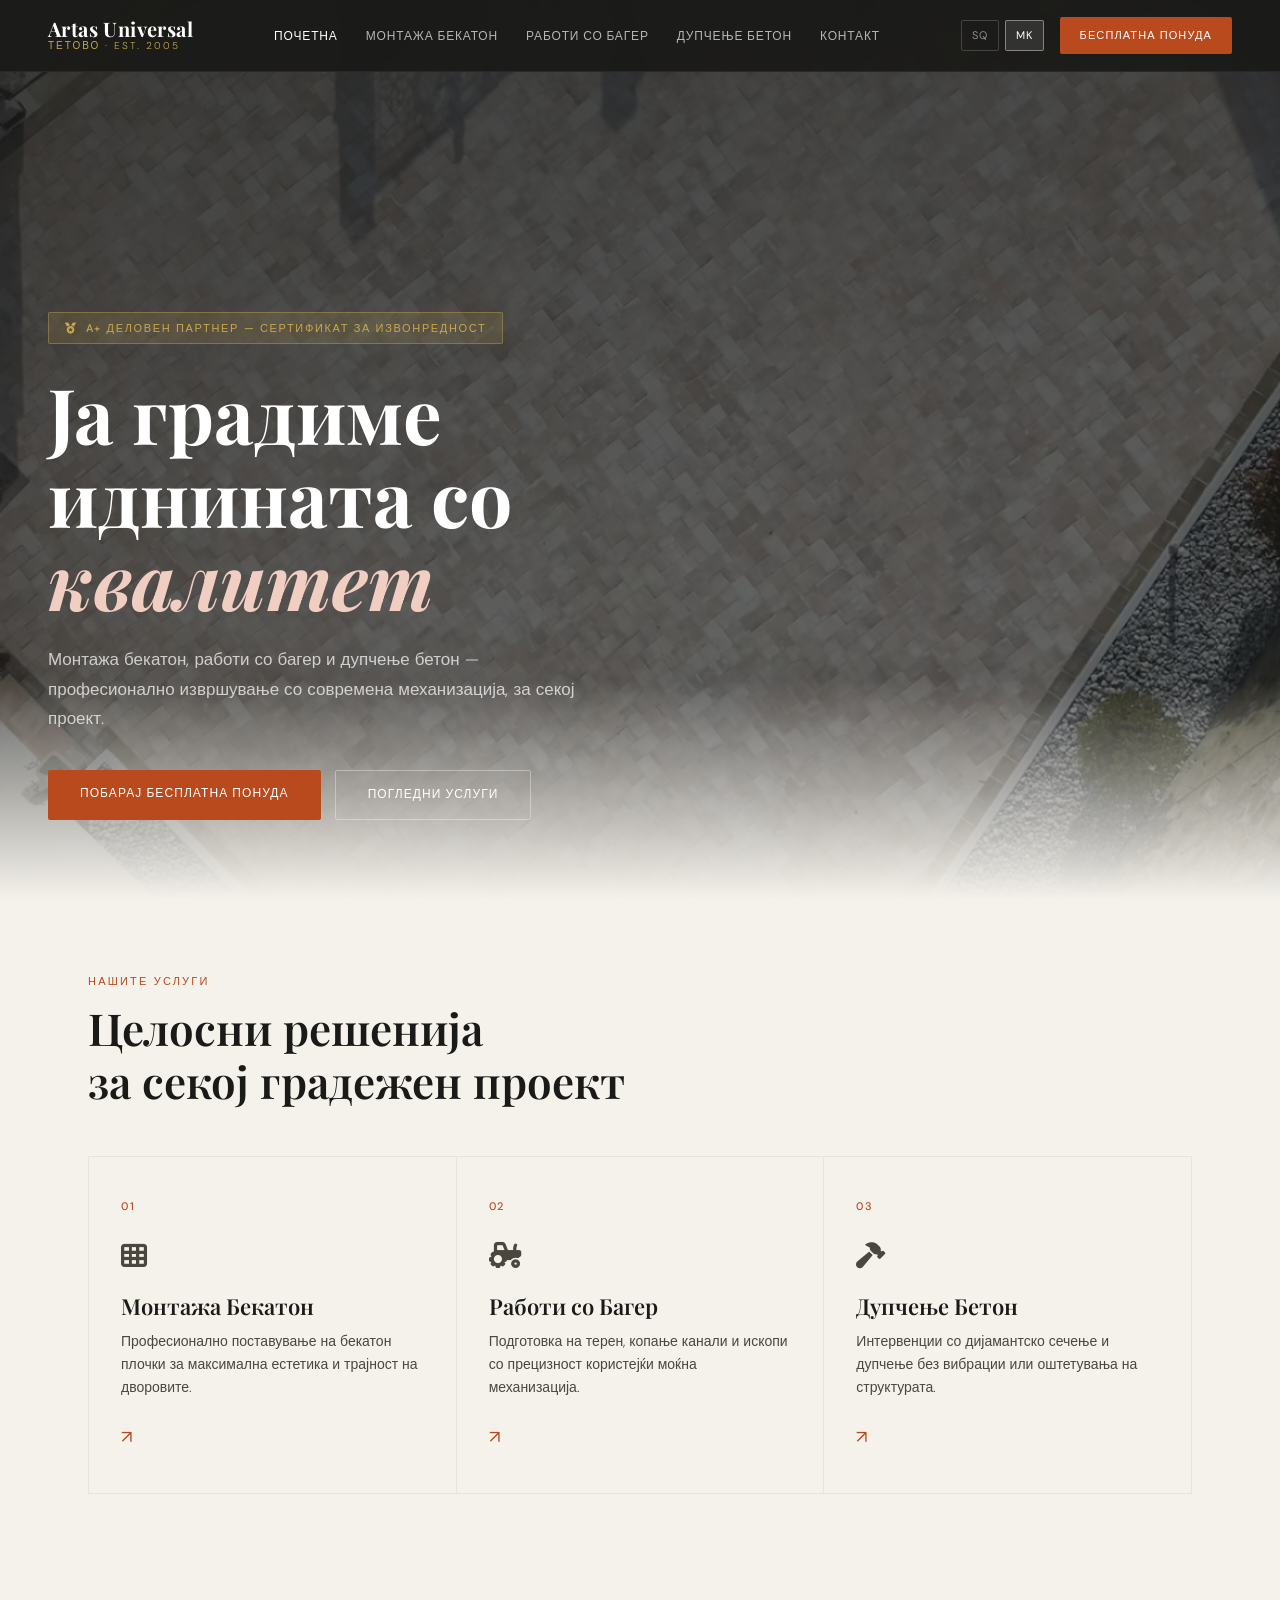
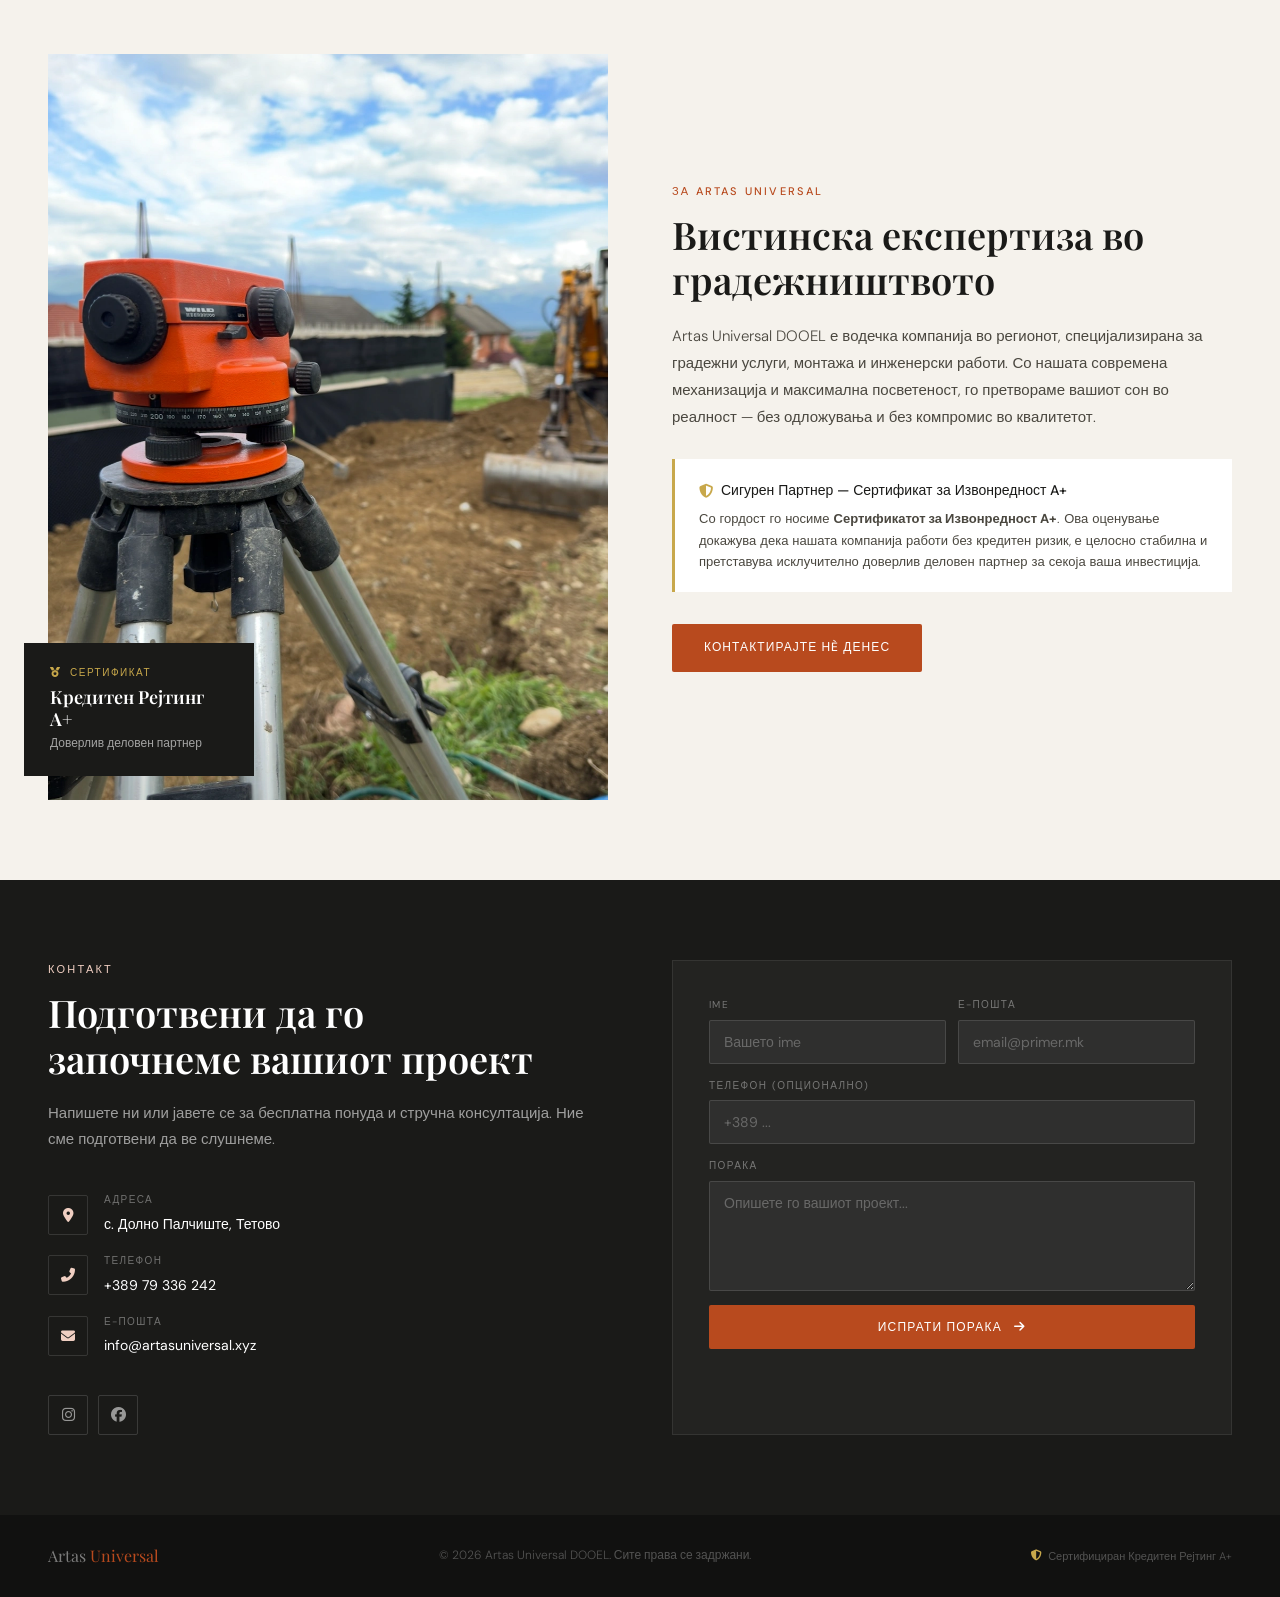
<file: mk/index.html>
<!DOCTYPE html>
<html lang="mk">
<head>
  <meta charset="UTF-8">
  <meta name="viewport" content="width=device-width, initial-scale=1.0">
  <title>Artas Universal — Професионални Градежни Услуги, Тетово</title>
  <meta name="description" content="Artas Universal — Кредитен рејтинг A+. Монтажа бекатон, работи со багер, дупчење бетон во Тетово.">
  <link rel="stylesheet" href="../style.css">
  <link rel="stylesheet" href="https://cdnjs.cloudflare.com/ajax/libs/font-awesome/6.4.0/css/all.min.css">
</head>
<body>

<nav>
  <div class="nav-inner">
    <a href="index.html" class="logo-wrap">
      <span class="logo-main">Artas Universal</span>
      <span class="logo-sub">Тетово · Est. 2005</span>
    </a>
    <ul class="nav-links">
      <li><a href="index.html" class="active">Почетна</a></li>
      <li><a href="bekaton.html">Монтажа Бекатон</a></li>
      <li><a href="eskavator.html">Работи со Багер</a></li>
      <li><a href="shpuarje.html">Дупчење Бетон</a></li>
      <li><a href="index.html#kontakt">Контакт</a></li>
    </ul>
    <div class="nav-right">
      <div class="lang-switch">
        <a href="../sq/index.html" class="lang-btn">SQ</a>
        <a href="../mk/index.html" class="lang-btn active">MK</a>
      </div>
      <a href="#kontakt" class="nav-cta">Бесплатна Понуда</a>
    </div>
  </div>
</nav>

<!-- HERO -->
<section class="hero" style="background-image: linear-gradient(165deg, rgba(26,26,24,0.82) 0%, rgba(26,26,24,0.5) 100%), url('../IMG_2618.webp');">
  <div class="hero-inner">
    <div class="hero-badge">
      <i class="fas fa-medal"></i>
      A+ Деловен Партнер — Сертификат за Извонредност
    </div>
    <h1>Ја градиме<br>иднината со <em>квалитет</em></h1>
    <p class="hero-desc">Монтажа бекатон, работи со багер и дупчење бетон — професионално извршување со современа механизација, за секој проект.</p>
    <div class="hero-actions">
      <a href="#kontakt" class="btn-primary">Побарај Бесплатна Понуда</a>
      <a href="#uslugi" class="btn-ghost">Погледни Услуги</a>
    </div>
  </div>
</section>

<!-- SERVICES -->
<section id="uslugi" class="services-section">
  <span class="overline">Нашите Услуги</span>
  <h2 class="section-title">Целосни решенија<br>за секој градежен проект</h2>
  <div class="services-grid">
    <a href="bekaton.html" class="service-tile">
      <span class="tile-num">01</span>
      <div class="tile-icon"><i class="fas fa-th"></i></div>
      <h3>Монтажа Бекатон</h3>
      <p>Професионално поставување на бекатон плочки за максимална естетика и трајност на дворовите.</p>
      <span class="tile-arrow">↗</span>
    </a>
    <a href="eskavator.html" class="service-tile">
      <span class="tile-num">02</span>
      <div class="tile-icon"><i class="fas fa-tractor"></i></div>
      <h3>Работи со Багер</h3>
      <p>Подготовка на терен, копање канали и ископи со прецизност користејќи моќна механизација.</p>
      <span class="tile-arrow">↗</span>
    </a>
    <a href="shpuarje.html" class="service-tile">
      <span class="tile-num">03</span>
      <div class="tile-icon"><i class="fas fa-hammer"></i></div>
      <h3>Дупчење Бетон</h3>
      <p>Интервенции со дијамантско сечење и дупчење без вибрации или оштетувања на структурата.</p>
      <span class="tile-arrow">↗</span>
    </a>
  </div>
</section>

<!-- ABOUT -->
<section id="za-nas" class="about-section">
  <div class="about-inner">
    <div class="about-img-wrap">
      <img src="../IMG_2614.webp" alt="Artas Universal — Тим">
      <div class="about-badge">
        <p class="badge-label"><i class="fas fa-medal" style="color:var(--gold);margin-right:4px;"></i> Сертификат</p>
        <p class="badge-title">Кредитен Рејтинг A+</p>
        <p class="badge-sub">Доверлив деловен партнер</p>
      </div>
    </div>
    <div class="about-text">
      <span class="overline">За Artas Universal</span>
      <h2>Вистинска експертиза во градежништвото</h2>
      <p>Artas Universal DOOEL е водечка компанија во регионот, специјализирана за градежни услуги, монтажа и инженерски работи. Со нашата современа механизација и максимална посветеност, го претвораме вашиот сон во реалност — без одложувања и без компромис во квалитетот.</p>
      <div class="cert-block">
        <h4><i class="fas fa-shield-alt"></i> Сигурен Партнер — Сертификат за Извонредност A+</h4>
        <p>Со гордост го носиме <strong>Сертификатот за Извонредност A+</strong>. Ова оценување докажува дека нашата компанија работи без кредитен ризик, е целосно стабилна и претставува исклучително доверлив деловен партнер за секоја ваша инвестиција.</p>
      </div>
      <a href="#kontakt" class="btn-primary">Контактирајте Нè Денес</a>
    </div>
  </div>
</section>

<!-- CONTACT -->
<section id="kontakt" class="contact-section">
  <div class="contact-inner">
    <div class="contact-left">
      <span class="overline" style="color:var(--rust-light);">Контакт</span>
      <h2>Подготвени да го<br>започнеме вашиот проект</h2>
      <p>Напишете ни или јавете се за бесплатна понуда и стручна консултација. Ние сме подготвени да ве слушнеме.</p>
      <div class="contact-items">
        <div class="ci">
          <div class="ci-icon"><i class="fas fa-map-marker-alt"></i></div>
          <div class="ci-text"><span>Адреса</span><strong>с. Долно Палчиште, Тетово</strong></div>
        </div>
        <div class="ci">
          <div class="ci-icon"><i class="fas fa-phone-alt"></i></div>
          <div class="ci-text"><span>Телефон</span><strong>+389 79 336 242</strong></div>
        </div>
        <div class="ci">
          <div class="ci-icon"><i class="fas fa-envelope"></i></div>
          <div class="ci-text"><span>Е-пошта</span><strong>info@artasuniversal.xyz</strong></div>
        </div>
      </div>
      <div class="social-row">
        <a href="https://www.instagram.com/artasuniversal/" target="_blank" class="soc-btn"><i class="fab fa-instagram"></i></a>
        <a href="#" class="soc-btn"><i class="fab fa-facebook"></i></a>
      </div>
    </div>
    <div class="contact-form-wrap">
      <form action="https://api.web3forms.com/submit" method="POST">
        <input type="hidden" name="access_key" value="KODI_YTE_KETU">
        <div class="form-row">
          <div class="form-group"><label>Ime</label><input type="text" name="name" placeholder="Вашето ime" required></div>
          <div class="form-group"><label>Е-пошта</label><input type="email" name="email" placeholder="email@primer.mk" required></div>
        </div>
        <div class="form-group"><label>Телефон (опционално)</label><input type="text" name="phone" placeholder="+389 ..."></div>
        <div class="form-group"><label>Порака</label><textarea name="message" placeholder="Опишете го вашиот проект..." required></textarea></div>
        <button type="submit" class="form-submit">Испрати Порака <i class="fas fa-arrow-right" style="margin-left:8px;"></i></button>
      </form>
    </div>
  </div>
</section>

<footer>
  <div class="footer-inner">
    <div class="footer-logo">Artas <span>Universal</span></div>
    <p>&copy; 2026 Artas Universal DOOEL. Сите права се задржани.</p>
    <p class="footer-cert"><i class="fas fa-shield-alt"></i> Сертифициран Кредитен Рејтинг A+</p>
  </div>
</footer>

</body>
</html>
</file>
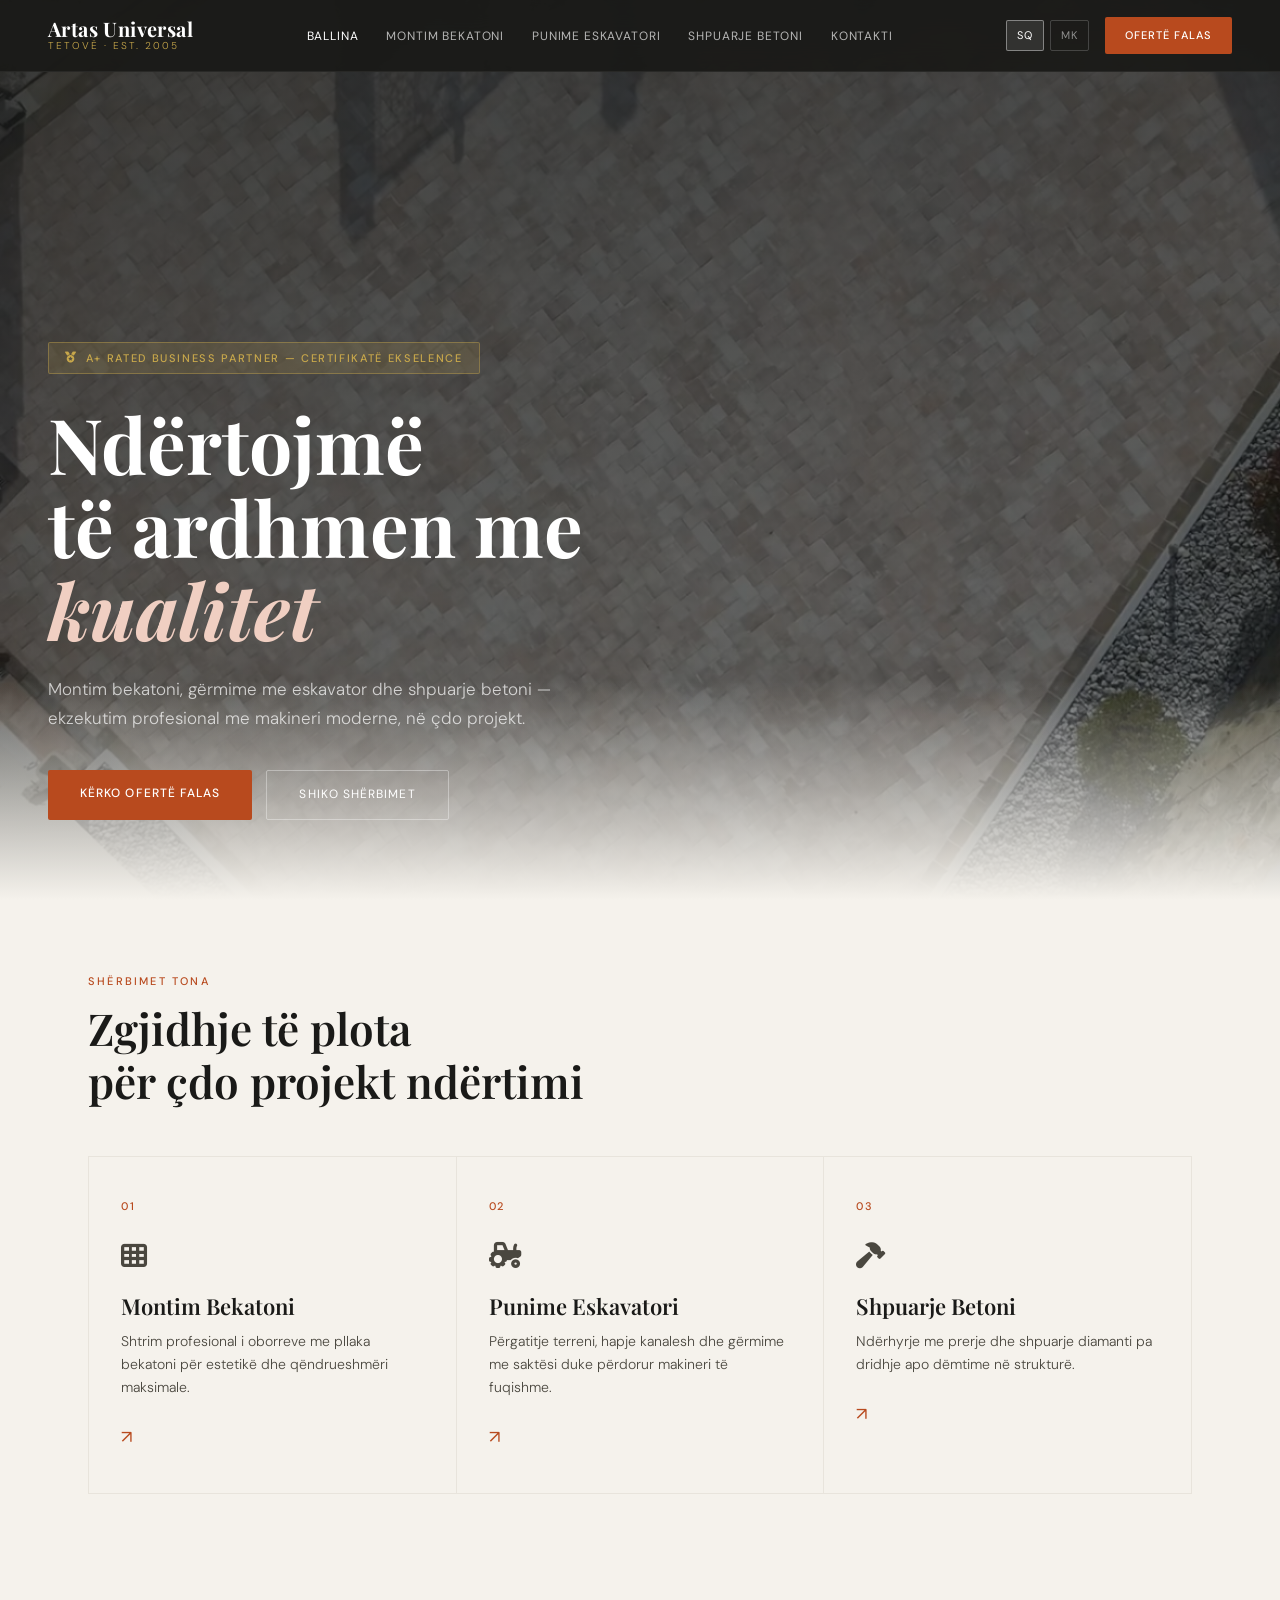
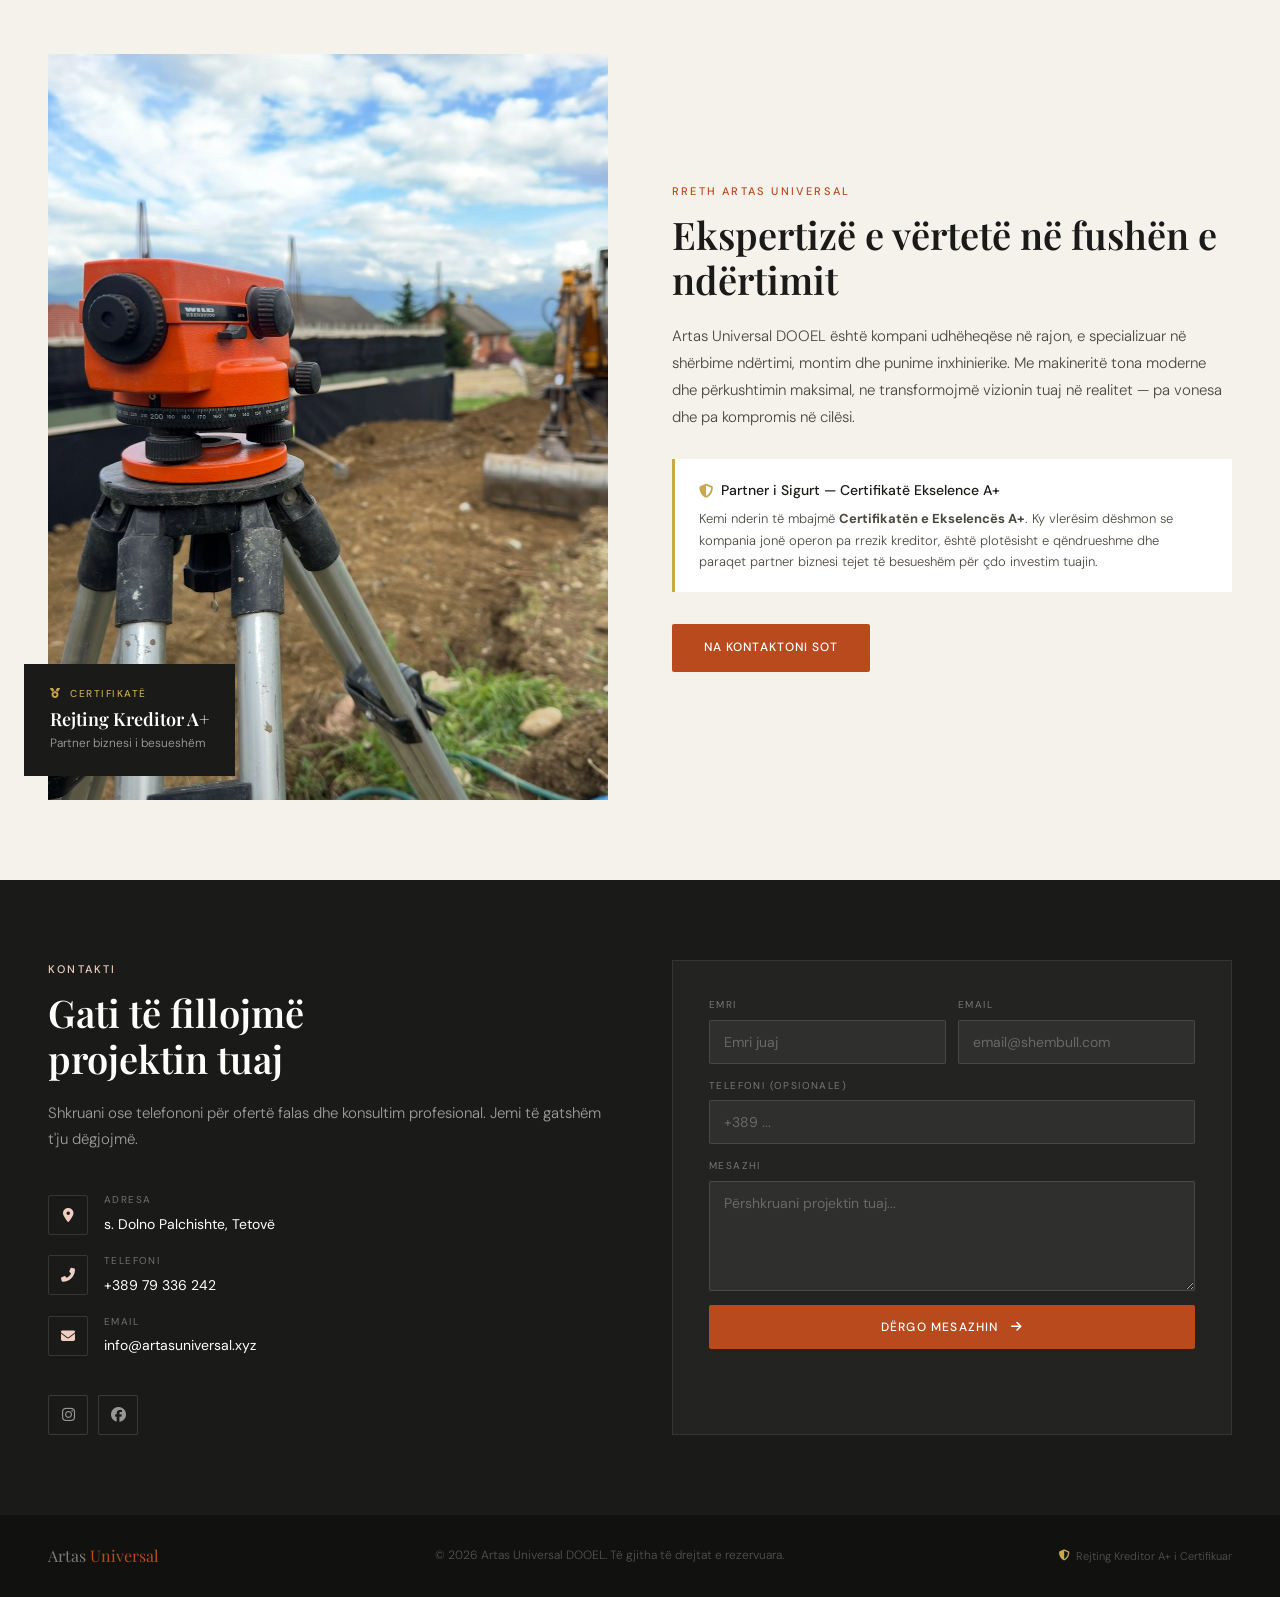
<file: sq/index.html>
<!DOCTYPE html>
<html lang="sq"> 
<head> 
  <meta charset="UTF-8">
  <meta name="viewport" content="width=device-width, initial-scale=1.0">
  <title>Artas Universal — Shërbime Profesionale Ndërtimi, Tetovë</title>
  <meta name="description" content="Artas Universal — Rejting A+. Montim bekatoni, punime eskavatori, shpuarje betoni në Tetovë.">
  <link rel="stylesheet" href="../style.css">
  <link rel="stylesheet" href="https://cdnjs.cloudflare.com/ajax/libs/font-awesome/6.4.0/css/all.min.css">
</head>
<body>

<nav>
  <div class="nav-inner">
    <a href="index.html" class="logo-wrap">
      <span class="logo-main">Artas Universal</span>
      <span class="logo-sub">Tetovë · Est. 2005</span>
    </a>
    <ul class="nav-links">
      <li><a href="index.html" class="active">Ballina</a></li>
      <li><a href="bekaton.html">Montim Bekatoni</a></li>
      <li><a href="eskavator.html">Punime Eskavatori</a></li>
      <li><a href="shpuarje.html">Shpuarje Betoni</a></li>
      <li><a href="index.html#kontakti">Kontakti</a></li>
    </ul>
    <div class="nav-right">
      <div class="lang-switch">
        <a href="../sq/index.html" class="lang-btn active">SQ</a>
        <a href="../mk/index.html" class="lang-btn">MK</a>
      </div>
      <a href="#kontakti" class="nav-cta">Ofertë Falas</a>
    </div>
  </div>
</nav>

<!-- HERO -->
<section class="hero" style="background-image: linear-gradient(165deg, rgba(26,26,24,0.82) 0%, rgba(26,26,24,0.5) 100%), url('../IMG_2618.webp');">
  <div class="hero-inner">
    <div class="hero-badge">
      <i class="fas fa-medal"></i>
      A+ Rated Business Partner — Certifikatë Ekselence
    </div>
    <h1>Ndërtojmë<br>të ardhmen me <em>kualitet</em></h1>
    <p class="hero-desc">Montim bekatoni, gërmime me eskavator dhe shpuarje betoni — ekzekutim profesional me makineri moderne, në çdo projekt.</p>
    <div class="hero-actions">
      <a href="#kontakti" class="btn-primary">Kërko Ofertë Falas</a>
      <a href="#sherbimet" class="btn-ghost">Shiko Shërbimet</a>
    </div>
  </div>
</section>

<!-- SERVICES -->
<section id="sherbimet" class="services-section">
  <span class="overline">Shërbimet Tona</span>
  <h2 class="section-title">Zgjidhje të plota<br>për çdo projekt ndërtimi</h2>
  <div class="services-grid">
    <a href="bekaton.html" class="service-tile">
      <span class="tile-num">01</span>
      <div class="tile-icon"><i class="fas fa-th"></i></div>
      <h3>Montim Bekatoni</h3>
      <p>Shtrim profesional i oborreve me pllaka bekatoni për estetikë dhe qëndrueshmëri maksimale.</p>
      <span class="tile-arrow">↗</span>
    </a>
    <a href="eskavator.html" class="service-tile">
      <span class="tile-num">02</span>
      <div class="tile-icon"><i class="fas fa-tractor"></i></div>
      <h3>Punime Eskavatori</h3>
      <p>Përgatitje terreni, hapje kanalesh dhe gërmime me saktësi duke përdorur makineri të fuqishme.</p>
      <span class="tile-arrow">↗</span>
    </a>
    <a href="shpuarje.html" class="service-tile">
      <span class="tile-num">03</span>
      <div class="tile-icon"><i class="fas fa-hammer"></i></div>
      <h3>Shpuarje Betoni</h3>
      <p>Ndërhyrje me prerje dhe shpuarje diamanti pa dridhje apo dëmtime në strukturë.</p>
      <span class="tile-arrow">↗</span>
    </a>
  </div>
</section>

<!-- ABOUT -->
<section id="rreth-nesh" class="about-section">
  <div class="about-inner">
    <div class="about-img-wrap">
      <img src="../IMG_2614.webp" alt="Artas Universal — Ekipi">
      <div class="about-badge">
        <p class="badge-label"><i class="fas fa-medal" style="color:var(--gold);margin-right:4px;"></i> Certifikatë</p>
        <p class="badge-title">Rejting Kreditor A+</p>
        <p class="badge-sub">Partner biznesi i besueshëm</p>
      </div>
    </div>
    <div class="about-text">
      <span class="overline">Rreth Artas Universal</span>
      <h2>Ekspertizë e vërtetë në fushën e ndërtimit</h2>
      <p>Artas Universal DOOEL është kompani udhëheqëse në rajon, e specializuar në shërbime ndërtimi, montim dhe punime inxhinierike. Me makineritë tona moderne dhe përkushtimin maksimal, ne transformojmë vizionin tuaj në realitet — pa vonesa dhe pa kompromis në cilësi.</p>
      <div class="cert-block">
        <h4><i class="fas fa-shield-alt"></i> Partner i Sigurt — Certifikatë Ekselence A+</h4>
        <p>Kemi nderin të mbajmë <strong>Certifikatën e Ekselencës A+</strong>. Ky vlerësim dëshmon se kompania jonë operon pa rrezik kreditor, është plotësisht e qëndrueshme dhe paraqet partner biznesi tejet të besueshëm për çdo investim tuajin.</p>
      </div>
      <a href="#kontakti" class="btn-primary">Na Kontaktoni Sot</a>
    </div>
  </div>
</section>

<!-- CONTACT -->
<section id="kontakti" class="contact-section">
  <div class="contact-inner">
    <div class="contact-left">
      <span class="overline" style="color:var(--rust-light);">Kontakti</span>
      <h2>Gati të fillojmë<br>projektin tuaj</h2>
      <p>Shkruani ose telefononi për ofertë falas dhe konsultim profesional. Jemi të gatshëm t'ju dëgjojmë.</p>
      <div class="contact-items">
        <div class="ci">
          <div class="ci-icon"><i class="fas fa-map-marker-alt"></i></div>
          <div class="ci-text"><span>Adresa</span><strong>s. Dolno Palchishte, Tetovë</strong></div>
        </div>
        <div class="ci">
          <div class="ci-icon"><i class="fas fa-phone-alt"></i></div>
          <div class="ci-text"><span>Telefoni</span><strong>+389 79 336 242</strong></div>
        </div>
        <div class="ci">
          <div class="ci-icon"><i class="fas fa-envelope"></i></div>
          <div class="ci-text"><span>Email</span><strong>info@artasuniversal.xyz</strong></div>
        </div>
      </div>
      <div class="social-row">
        <a href="https://www.instagram.com/artasuniversal/" target="_blank" class="soc-btn"><i class="fab fa-instagram"></i></a>
        <a href="https://www.facebook.com/artasuniverzal2018/" class="soc-btn"><i class="fab fa-facebook"></i></a>
      </div>
    </div>
    <div class="contact-form-wrap">
      <form action="https://api.web3forms.com/submit" method="POST">
        <input type="hidden" name="access_key" value="1cc558a6-2be1-428e-96f2-4c62b932ec5b">
        <div class="form-row">
          <div class="form-group"><label>Emri</label><input type="text" name="name" placeholder="Emri juaj" required></div>
          <div class="form-group"><label>Email</label><input type="email" name="email" placeholder="email@shembull.com" required></div>
        </div>
        <div class="form-group"><label>Telefoni (opsionale)</label><input type="text" name="phone" placeholder="+389 ..."></div>
        <div class="form-group"><label>Mesazhi</label><textarea name="message" placeholder="Përshkruani projektin tuaj..." required></textarea></div>
        <button type="submit" class="form-submit">Dërgo Mesazhin <i class="fas fa-arrow-right" style="margin-left:8px;"></i></button>
      </form>
    </div>
  </div>
</section>

<footer>
  <div class="footer-inner">
    <div class="footer-logo">Artas <span>Universal</span></div>
    <p>&copy; 2026 Artas Universal DOOEL. Të gjitha të drejtat e rezervuara.</p>
    <p class="footer-cert"><i class="fas fa-shield-alt"></i> Rejting Kreditor A+ i Certifikuar</p>
  </div>
</footer>

</body>
</html>
</file>
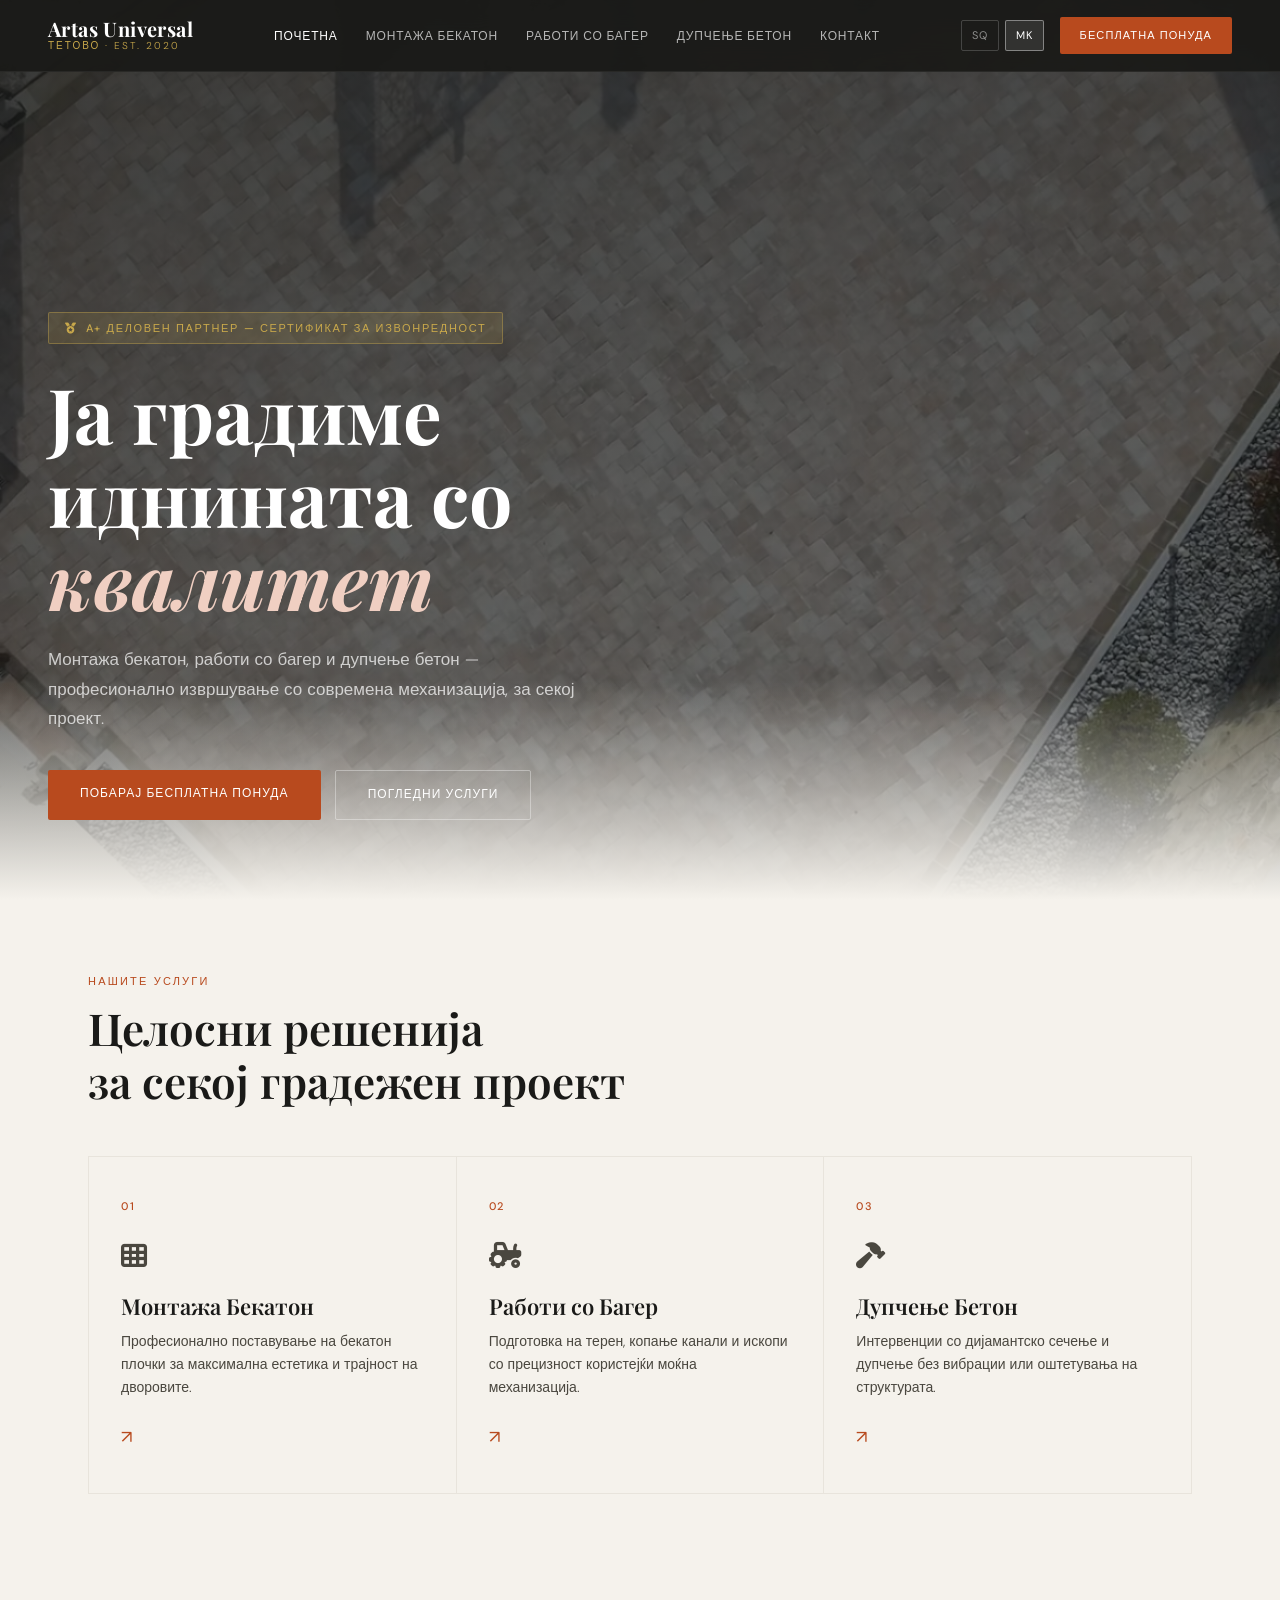
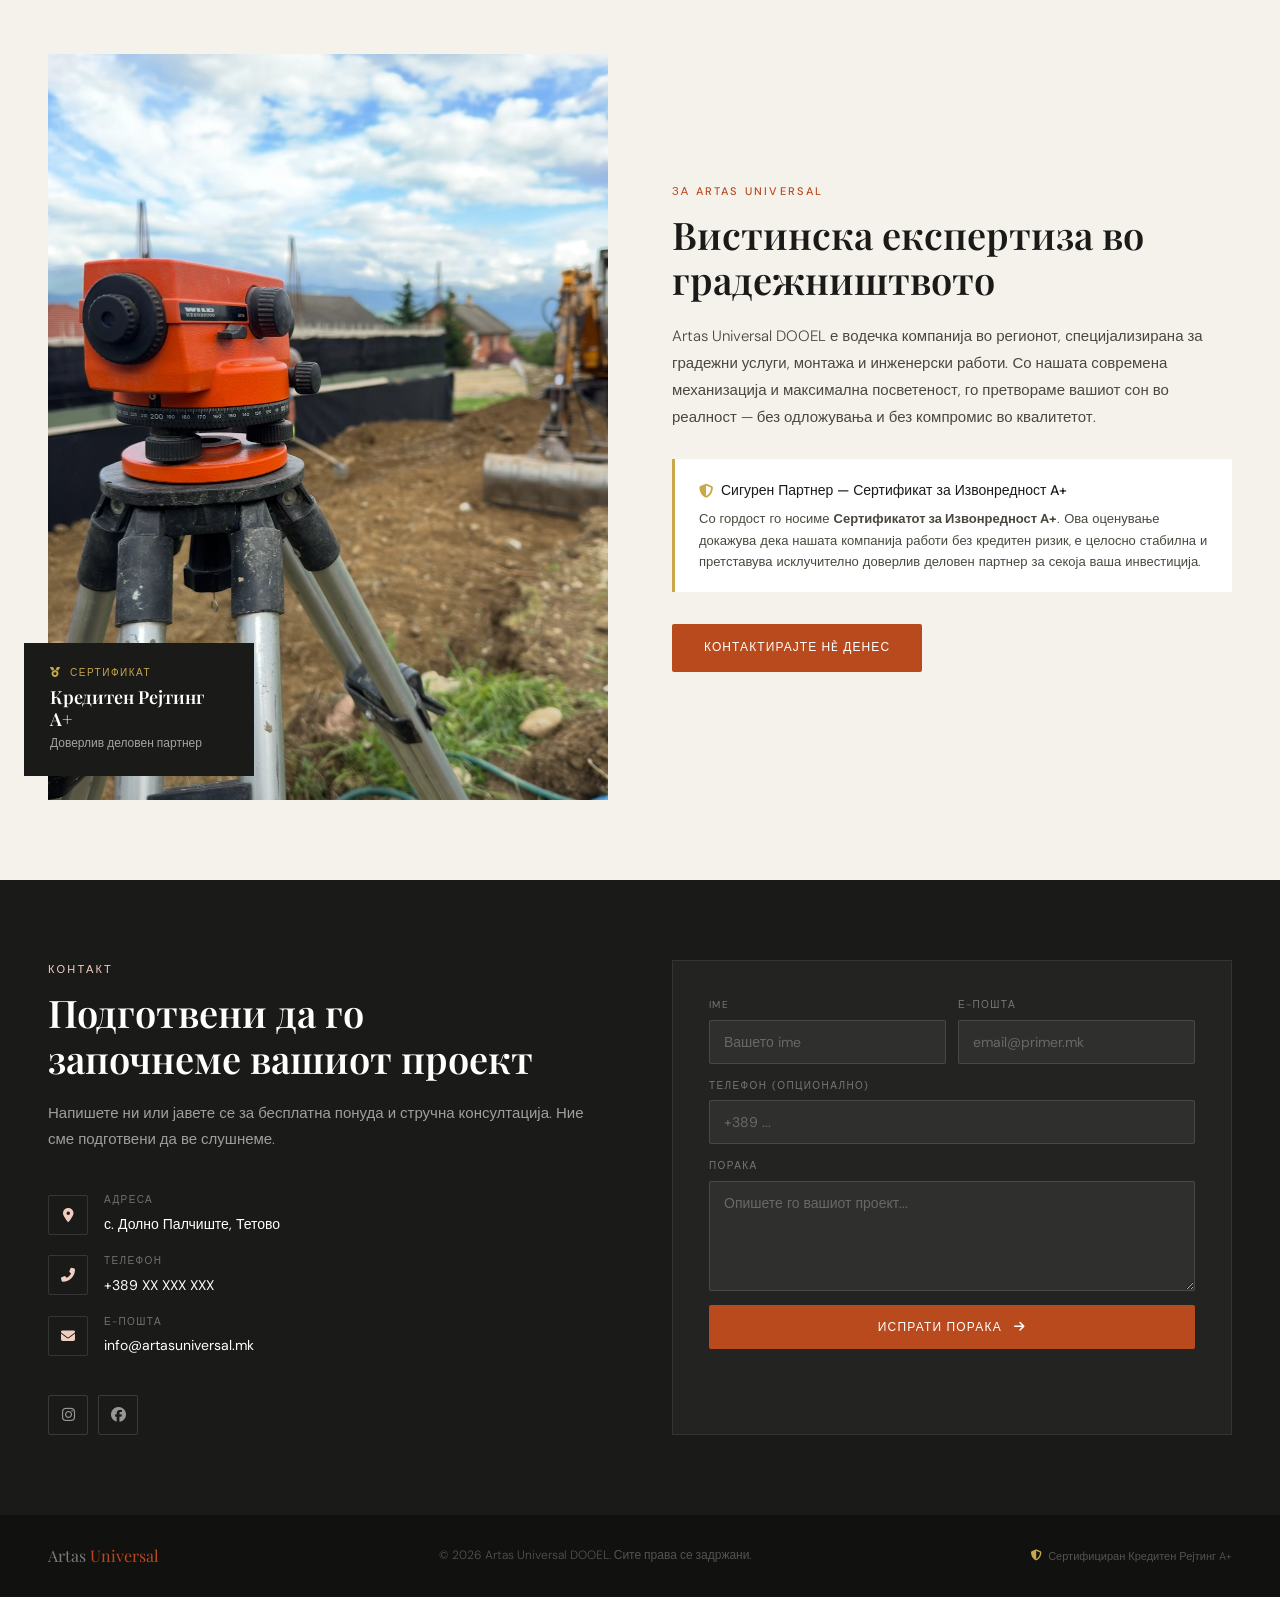
<file: index-3.html>
<!DOCTYPE html>
<html lang="mk">
<head>
  <meta charset="UTF-8">
  <meta name="viewport" content="width=device-width, initial-scale=1.0">
  <title>Artas Universal — Професионални Градежни Услуги, Тетово</title>
  <meta name="description" content="Artas Universal — Кредитен рејтинг A+. Монтажа бекатон, работи со багер, дупчење бетон во Тетово.">
  <link rel="stylesheet" href="../style.css">
  <link rel="stylesheet" href="https://cdnjs.cloudflare.com/ajax/libs/font-awesome/6.4.0/css/all.min.css">
</head>
<body>

<nav>
  <div class="nav-inner">
    <a href="index.html" class="logo-wrap">
      <span class="logo-main">Artas Universal</span>
      <span class="logo-sub">Тетово · Est. 2020</span>
    </a>
    <ul class="nav-links">
      <li><a href="index.html" class="active">Почетна</a></li>
      <li><a href="bekaton.html">Монтажа Бекатон</a></li>
      <li><a href="eskavator.html">Работи со Багер</a></li>
      <li><a href="shpuarje.html">Дупчење Бетон</a></li>
      <li><a href="index.html#kontakt">Контакт</a></li>
    </ul>
    <div class="nav-right">
      <div class="lang-switch">
        <a href="../sq/index.html" class="lang-btn">SQ</a>
        <a href="../mk/index.html" class="lang-btn active">MK</a>
      </div>
      <a href="#kontakt" class="nav-cta">Бесплатна Понуда</a>
    </div>
  </div>
</nav>

<!-- HERO -->
<section class="hero" style="background-image: linear-gradient(165deg, rgba(26,26,24,0.82) 0%, rgba(26,26,24,0.5) 100%), url('../IMG_2618.webp');">
  <div class="hero-inner">
    <div class="hero-badge">
      <i class="fas fa-medal"></i>
      A+ Деловен Партнер — Сертификат за Извонредност
    </div>
    <h1>Ја градиме<br>иднината со <em>квалитет</em></h1>
    <p class="hero-desc">Монтажа бекатон, работи со багер и дупчење бетон — професионално извршување со современа механизација, за секој проект.</p>
    <div class="hero-actions">
      <a href="#kontakt" class="btn-primary">Побарај Бесплатна Понуда</a>
      <a href="#uslugi" class="btn-ghost">Погледни Услуги</a>
    </div>
  </div>
</section>

<!-- SERVICES -->
<section id="uslugi" class="services-section">
  <span class="overline">Нашите Услуги</span>
  <h2 class="section-title">Целосни решенија<br>за секој градежен проект</h2>
  <div class="services-grid">
    <a href="bekaton.html" class="service-tile">
      <span class="tile-num">01</span>
      <div class="tile-icon"><i class="fas fa-th"></i></div>
      <h3>Монтажа Бекатон</h3>
      <p>Професионално поставување на бекатон плочки за максимална естетика и трајност на дворовите.</p>
      <span class="tile-arrow">↗</span>
    </a>
    <a href="eskavator.html" class="service-tile">
      <span class="tile-num">02</span>
      <div class="tile-icon"><i class="fas fa-tractor"></i></div>
      <h3>Работи со Багер</h3>
      <p>Подготовка на терен, копање канали и ископи со прецизност користејќи моќна механизација.</p>
      <span class="tile-arrow">↗</span>
    </a>
    <a href="shpuarje.html" class="service-tile">
      <span class="tile-num">03</span>
      <div class="tile-icon"><i class="fas fa-hammer"></i></div>
      <h3>Дупчење Бетон</h3>
      <p>Интервенции со дијамантско сечење и дупчење без вибрации или оштетувања на структурата.</p>
      <span class="tile-arrow">↗</span>
    </a>
  </div>
</section>

<!-- ABOUT -->
<section id="za-nas" class="about-section">
  <div class="about-inner">
    <div class="about-img-wrap">
      <img src="../IMG_2614.webp" alt="Artas Universal — Тим">
      <div class="about-badge">
        <p class="badge-label"><i class="fas fa-medal" style="color:var(--gold);margin-right:4px;"></i> Сертификат</p>
        <p class="badge-title">Кредитен Рејтинг A+</p>
        <p class="badge-sub">Доверлив деловен партнер</p>
      </div>
    </div>
    <div class="about-text">
      <span class="overline">За Artas Universal</span>
      <h2>Вистинска експертиза во градежништвото</h2>
      <p>Artas Universal DOOEL е водечка компанија во регионот, специјализирана за градежни услуги, монтажа и инженерски работи. Со нашата современа механизација и максимална посветеност, го претвораме вашиот сон во реалност — без одложувања и без компромис во квалитетот.</p>
      <div class="cert-block">
        <h4><i class="fas fa-shield-alt"></i> Сигурен Партнер — Сертификат за Извонредност A+</h4>
        <p>Со гордост го носиме <strong>Сертификатот за Извонредност A+</strong>. Ова оценување докажува дека нашата компанија работи без кредитен ризик, е целосно стабилна и претставува исклучително доверлив деловен партнер за секоја ваша инвестиција.</p>
      </div>
      <a href="#kontakt" class="btn-primary">Контактирајте Нè Денес</a>
    </div>
  </div>
</section>

<!-- CONTACT -->
<section id="kontakt" class="contact-section">
  <div class="contact-inner">
    <div class="contact-left">
      <span class="overline" style="color:var(--rust-light);">Контакт</span>
      <h2>Подготвени да го<br>започнеме вашиот проект</h2>
      <p>Напишете ни или јавете се за бесплатна понуда и стручна консултација. Ние сме подготвени да ве слушнеме.</p>
      <div class="contact-items">
        <div class="ci">
          <div class="ci-icon"><i class="fas fa-map-marker-alt"></i></div>
          <div class="ci-text"><span>Адреса</span><strong>с. Долно Палчиште, Тетово</strong></div>
        </div>
        <div class="ci">
          <div class="ci-icon"><i class="fas fa-phone-alt"></i></div>
          <div class="ci-text"><span>Телефон</span><strong>+389 XX XXX XXX</strong></div>
        </div>
        <div class="ci">
          <div class="ci-icon"><i class="fas fa-envelope"></i></div>
          <div class="ci-text"><span>Е-пошта</span><strong>info@artasuniversal.mk</strong></div>
        </div>
      </div>
      <div class="social-row">
        <a href="https://www.instagram.com/artasuniversal/" target="_blank" class="soc-btn"><i class="fab fa-instagram"></i></a>
        <a href="#" class="soc-btn"><i class="fab fa-facebook"></i></a>
      </div>
    </div>
    <div class="contact-form-wrap">
      <form action="https://api.web3forms.com/submit" method="POST">
        <input type="hidden" name="access_key" value="KODI_YTE_KETU">
        <div class="form-row">
          <div class="form-group"><label>Ime</label><input type="text" name="name" placeholder="Вашето ime" required></div>
          <div class="form-group"><label>Е-пошта</label><input type="email" name="email" placeholder="email@primer.mk" required></div>
        </div>
        <div class="form-group"><label>Телефон (опционално)</label><input type="text" name="phone" placeholder="+389 ..."></div>
        <div class="form-group"><label>Порака</label><textarea name="message" placeholder="Опишете го вашиот проект..." required></textarea></div>
        <button type="submit" class="form-submit">Испрати Порака <i class="fas fa-arrow-right" style="margin-left:8px;"></i></button>
      </form>
    </div>
  </div>
</section>

<footer>
  <div class="footer-inner">
    <div class="footer-logo">Artas <span>Universal</span></div>
    <p>&copy; 2026 Artas Universal DOOEL. Сите права се задржани.</p>
    <p class="footer-cert"><i class="fas fa-shield-alt"></i> Сертифициран Кредитен Рејтинг A+</p>
  </div>
</footer>

</body>
</html>
</file>
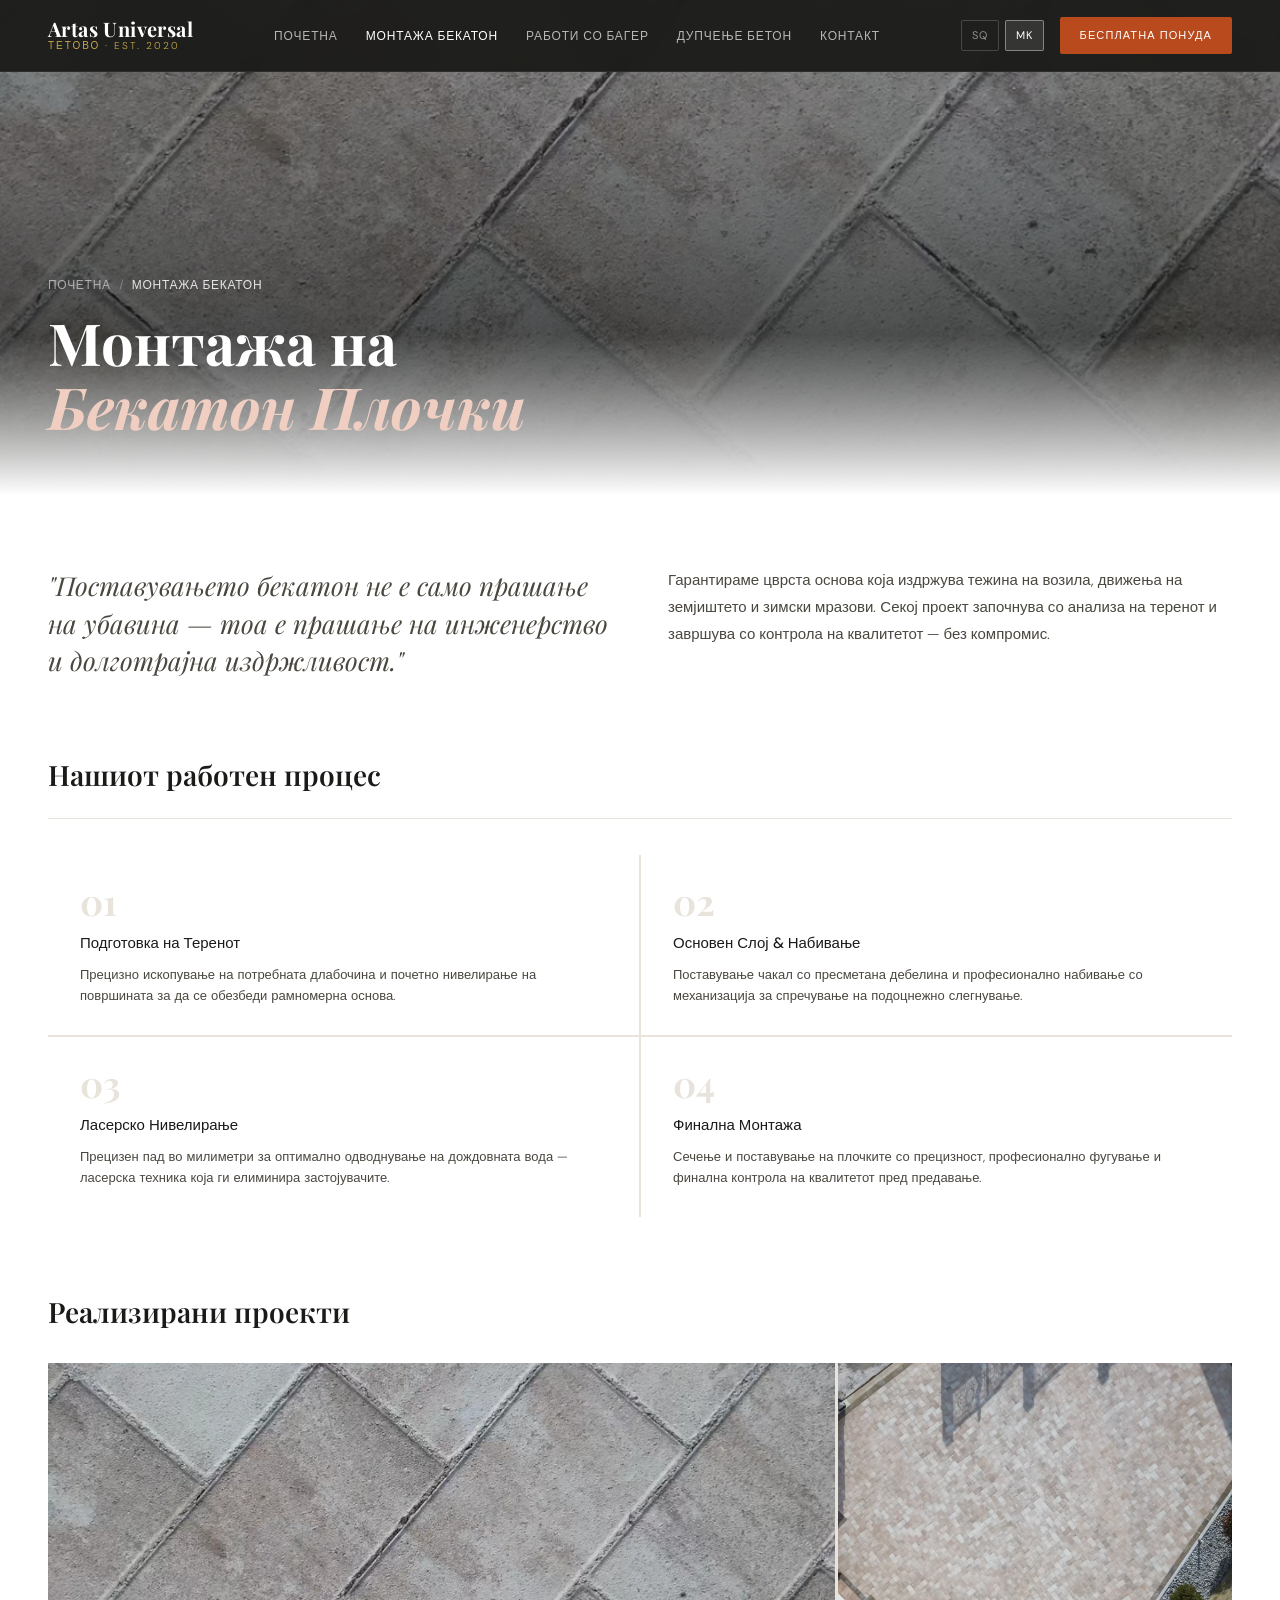
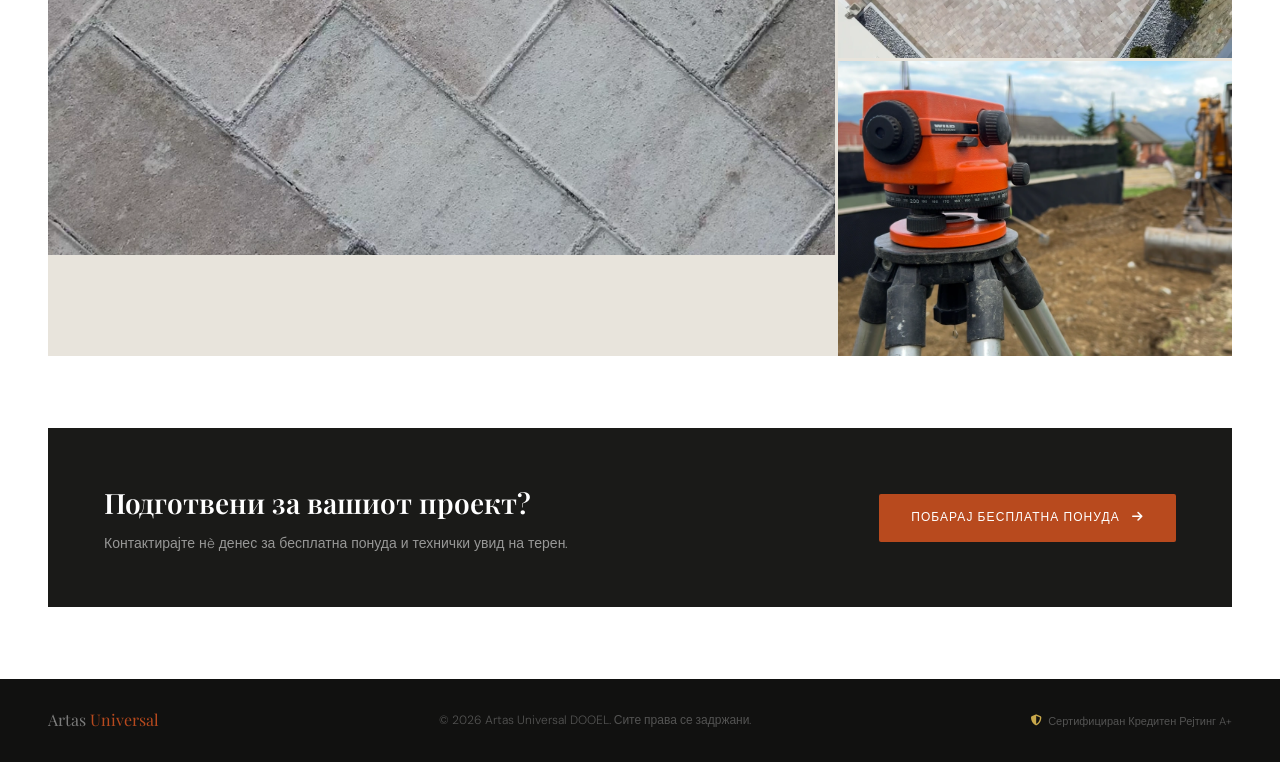
<file: mk/Bekaton.html>
<!DOCTYPE html>
<html lang="mk">
<head>
  <meta charset="UTF-8">
  <meta name="viewport" content="width=device-width, initial-scale=1.0">
  <title>Монтажа Бекатон — Artas Universal</title>
  <meta name="description" content="Професионално поставување бекатон плочки. Ласерско нивелирање, цврста основа, гаранција за квалитет. Artas Universal, Тетово.">
  <link rel="stylesheet" href="../style.css">
  <link rel="stylesheet" href="https://cdnjs.cloudflare.com/ajax/libs/font-awesome/6.4.0/css/all.min.css">
</head>
<body>

<nav>
  <div class="nav-inner">
    <a href="index.html" class="logo-wrap">
      <span class="logo-main">Artas Universal</span>
      <span class="logo-sub">Тетово · Est. 2020</span>
    </a>
    <ul class="nav-links">
      <li><a href="index.html">Почетна</a></li>
      <li><a href="bekaton.html" class="active">Монтажа Бекатон</a></li>
      <li><a href="eskavator.html">Работи со Багер</a></li>
      <li><a href="shpuarje.html">Дупчење Бетон</a></li>
      <li><a href="index.html#kontakt">Контакт</a></li>
    </ul>
    <div class="nav-right">
      <div class="lang-switch">
        <a href="../sq/bekaton.html" class="lang-btn">SQ</a>
        <a href="bekaton.html" class="lang-btn active">MK</a>
      </div>
      <a href="index.html#kontakt" class="nav-cta">Бесплатна Понуда</a>
    </div>
  </div>
</nav>

<!-- HERO -->
<section class="service-hero" style="background-image: url('../IMG_2617.webp'); padding-top: calc(var(--nav-h) + 60px);">
  <div class="service-hero-inner">
    <div class="breadcrumb">
      <a href="index.html">Почетна</a>
      <span>/</span>
      <a href="bekaton.html" style="color:rgba(255,255,255,0.85);">Монтажа Бекатон</a>
    </div>
    <h1>Монтажа на<br><em>Бекатон Плочки</em></h1>
  </div>
</section>

<!-- CONTENT -->
<section class="service-content">
  <div class="service-content-inner">

    <div class="intro-grid">
      <p class="intro-lead">"Поставувањето бекатон не е само прашање на убавина — тоа е прашање на инженерство и долготрајна издржливост."</p>
      <p class="intro-body">Гарантираме цврста основа која издржува тежина на возила, движења на земјиштето и зимски мразови. Секој проект започнува со анализа на теренот и завршува со контрола на квалитетот — без компромис.</p>
    </div>

    <h3 class="process-title">Нашиот работен процес</h3>
    <div class="process-steps">
      <div class="step">
        <div class="step-num">01</div>
        <h4>Подготовка на Теренот</h4>
        <p>Прецизно ископување на потребната длабочина и почетно нивелирање на површината за да се обезбеди рамномерна основа.</p>
      </div>
      <div class="step">
        <div class="step-num">02</div>
        <h4>Основен Слој & Набивање</h4>
        <p>Поставување чакал со пресметана дебелина и професионално набивање со механизација за спречување на подоцнежно слегнување.</p>
      </div>
      <div class="step">
        <div class="step-num">03</div>
        <h4>Ласерско Нивелирање</h4>
        <p>Прецизен пад во милиметри за оптимално одводнување на дождовната вода — ласерска техника која ги елиминира застојувачите.</p>
      </div>
      <div class="step">
        <div class="step-num">04</div>
        <h4>Финална Монтажа</h4>
        <p>Сечење и поставување на плочките со прецизност, професионално фугување и финална контрола на квалитетот пред предавање.</p>
      </div>
    </div>

    <h3 class="gallery-title">Реализирани проекти</h3>
    <div class="gallery-grid">
      <img class="main-img" src="../IMG_2617.webp" alt="Завршен бекатон проект">
      <div class="side-imgs">
        <img src="../IMG_2618.webp" alt="Детаљ бекатон">
        <img src="../IMG_2614.webp" alt="Работа на тим">
      </div>
    </div>

    <div class="cta-strip">
      <div>
        <h3>Подготвени за вашиот проект?</h3>
        <p>Контактирајте нè денес за бесплатна понуда и технички увид на терен.</p>
      </div>
      <a href="index.html#kontakt" class="btn-primary" style="white-space:nowrap;">Побарај Бесплатна Понуда <i class="fas fa-arrow-right" style="margin-left:8px;"></i></a>
    </div>

  </div>
</section>

<footer>
  <div class="footer-inner">
    <div class="footer-logo">Artas <span>Universal</span></div>
    <p>&copy; 2026 Artas Universal DOOEL. Сите права се задржани.</p>
    <p class="footer-cert"><i class="fas fa-shield-alt"></i> Сертифициран Кредитен Рејтинг A+</p>
  </div>
</footer>

</body>
</html>
</file>
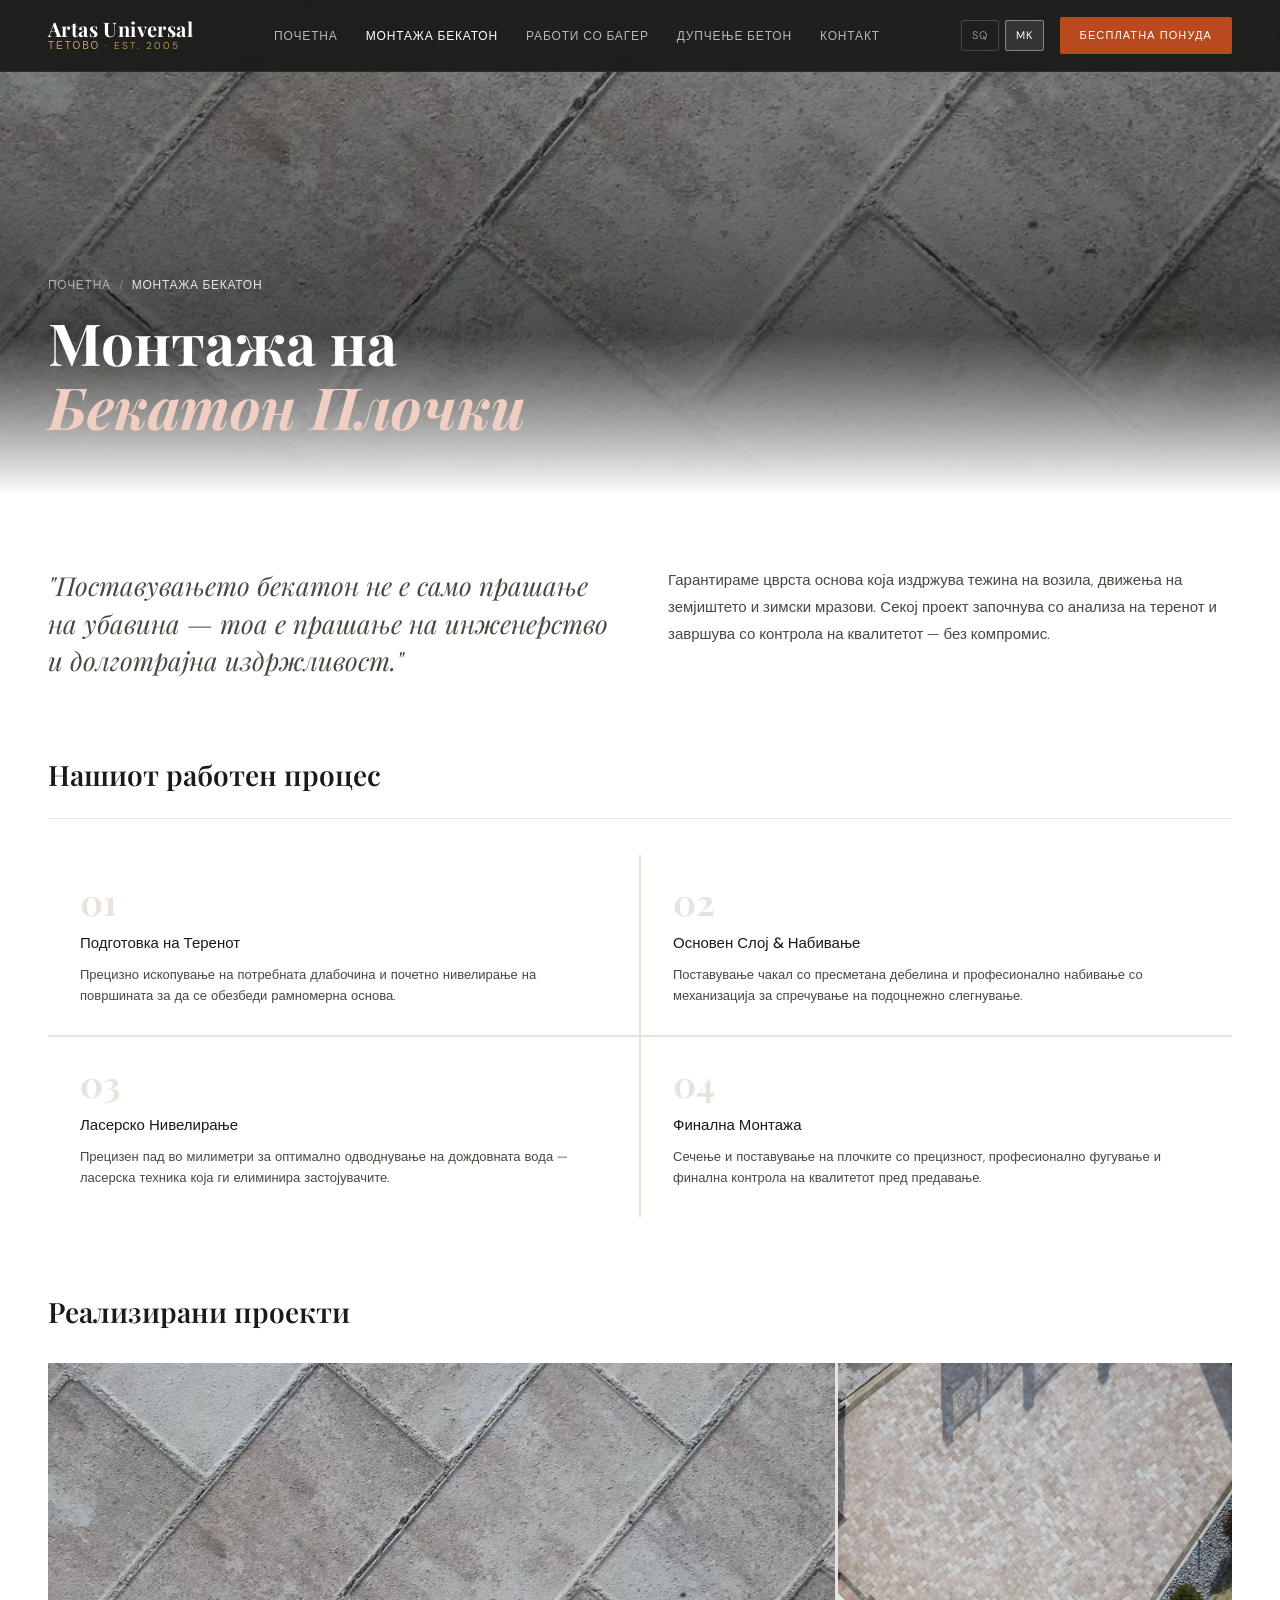
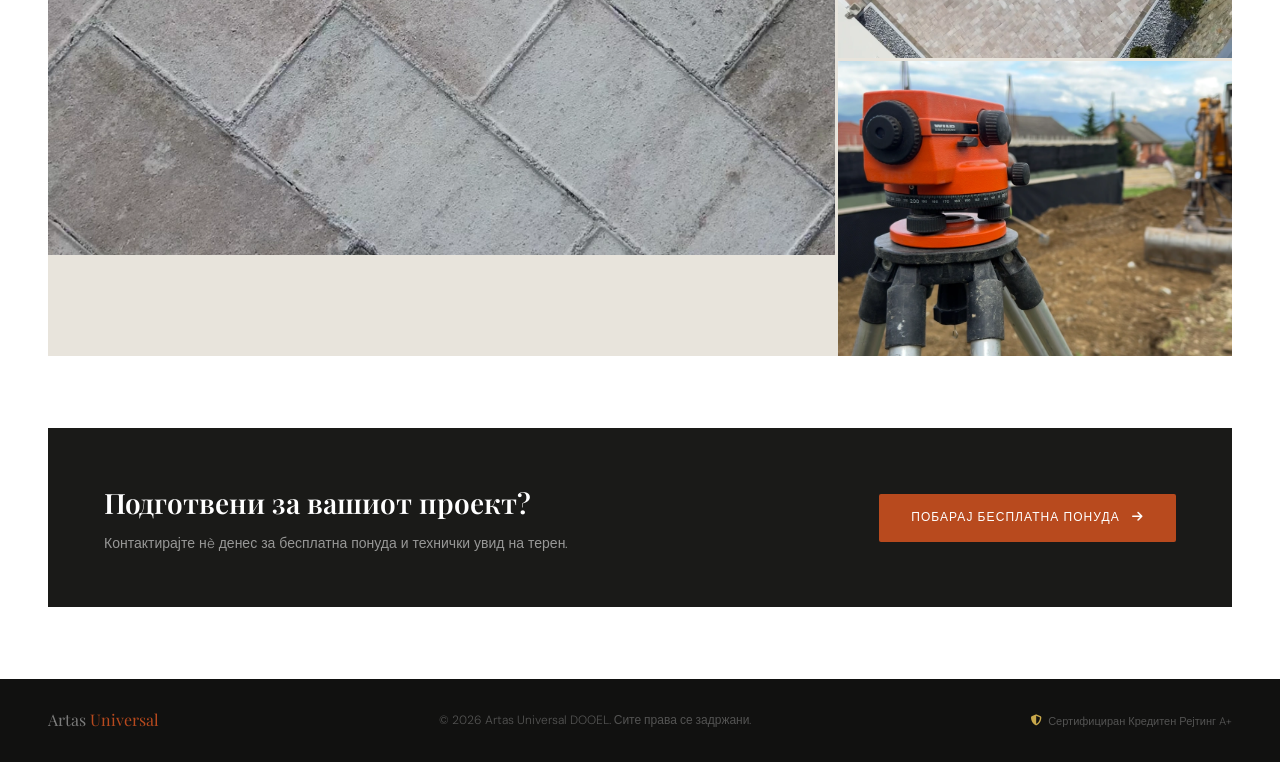
<file: mk/bekaton.html>
<!DOCTYPE html>
<html lang="mk">
<head>
  <meta charset="UTF-8">
  <meta name="viewport" content="width=device-width, initial-scale=1.0">
  <title>Монтажа Бекатон — Artas Universal</title>
  <meta name="description" content="Професионално поставување бекатон плочки. Ласерско нивелирање, цврста основа, гаранција за квалитет. Artas Universal, Тетово.">
  <link rel="stylesheet" href="../style.css">
  <link rel="stylesheet" href="https://cdnjs.cloudflare.com/ajax/libs/font-awesome/6.4.0/css/all.min.css">
</head>
<body>

<nav>
  <div class="nav-inner">
    <a href="index.html" class="logo-wrap">
      <span class="logo-main">Artas Universal</span>
      <span class="logo-sub">Тетово · Est. 2005</span>
    </a>
    <ul class="nav-links">
      <li><a href="index.html">Почетна</a></li>
      <li><a href="bekaton.html" class="active">Монтажа Бекатон</a></li>
      <li><a href="eskavator.html">Работи со Багер</a></li>
      <li><a href="shpuarje.html">Дупчење Бетон</a></li>
      <li><a href="index.html#kontakt">Контакт</a></li>
    </ul>
    <div class="nav-right">
      <div class="lang-switch">
        <a href="../sq/bekaton.html" class="lang-btn">SQ</a>
        <a href="bekaton.html" class="lang-btn active">MK</a>
      </div>
      <a href="index.html#kontakt" class="nav-cta">Бесплатна Понуда</a>
    </div>
  </div>
</nav>

<!-- HERO -->
<section class="service-hero" style="background-image: url('../IMG_2617.webp'); padding-top: calc(var(--nav-h) + 60px);">
  <div class="service-hero-inner">
    <div class="breadcrumb">
      <a href="index.html">Почетна</a>
      <span>/</span>
      <a href="bekaton.html" style="color:rgba(255,255,255,0.85);">Монтажа Бекатон</a>
    </div>
    <h1>Монтажа на<br><em>Бекатон Плочки</em></h1>
  </div>
</section>

<!-- CONTENT -->
<section class="service-content">
  <div class="service-content-inner">

    <div class="intro-grid">
      <p class="intro-lead">"Поставувањето бекатон не е само прашање на убавина — тоа е прашање на инженерство и долготрајна издржливост."</p>
      <p class="intro-body">Гарантираме цврста основа која издржува тежина на возила, движења на земјиштето и зимски мразови. Секој проект започнува со анализа на теренот и завршува со контрола на квалитетот — без компромис.</p>
    </div>

    <h3 class="process-title">Нашиот работен процес</h3>
    <div class="process-steps">
      <div class="step">
        <div class="step-num">01</div>
        <h4>Подготовка на Теренот</h4>
        <p>Прецизно ископување на потребната длабочина и почетно нивелирање на површината за да се обезбеди рамномерна основа.</p>
      </div>
      <div class="step">
        <div class="step-num">02</div>
        <h4>Основен Слој & Набивање</h4>
        <p>Поставување чакал со пресметана дебелина и професионално набивање со механизација за спречување на подоцнежно слегнување.</p>
      </div>
      <div class="step">
        <div class="step-num">03</div>
        <h4>Ласерско Нивелирање</h4>
        <p>Прецизен пад во милиметри за оптимално одводнување на дождовната вода — ласерска техника која ги елиминира застојувачите.</p>
      </div>
      <div class="step">
        <div class="step-num">04</div>
        <h4>Финална Монтажа</h4>
        <p>Сечење и поставување на плочките со прецизност, професионално фугување и финална контрола на квалитетот пред предавање.</p>
      </div>
    </div>

    <h3 class="gallery-title">Реализирани проекти</h3>
    <div class="gallery-grid">
      <img class="main-img" src="../IMG_2617.webp" alt="Завршен бекатон проект">
      <div class="side-imgs">
        <img src="../IMG_2618.webp" alt="Детаљ бекатон">
        <img src="../IMG_2614.webp" alt="Работа на тим">
      </div>
    </div>

    <div class="cta-strip">
      <div>
        <h3>Подготвени за вашиот проект?</h3>
        <p>Контактирајте нè денес за бесплатна понуда и технички увид на терен.</p>
      </div>
      <a href="index.html#kontakt" class="btn-primary" style="white-space:nowrap;">Побарај Бесплатна Понуда <i class="fas fa-arrow-right" style="margin-left:8px;"></i></a>
    </div>

  </div>
</section>

<footer>
  <div class="footer-inner">
    <div class="footer-logo">Artas <span>Universal</span></div>
    <p>&copy; 2026 Artas Universal DOOEL. Сите права се задржани.</p>
    <p class="footer-cert"><i class="fas fa-shield-alt"></i> Сертифициран Кредитен Рејтинг A+</p>
  </div>
</footer>

</body>
</html>
</file>
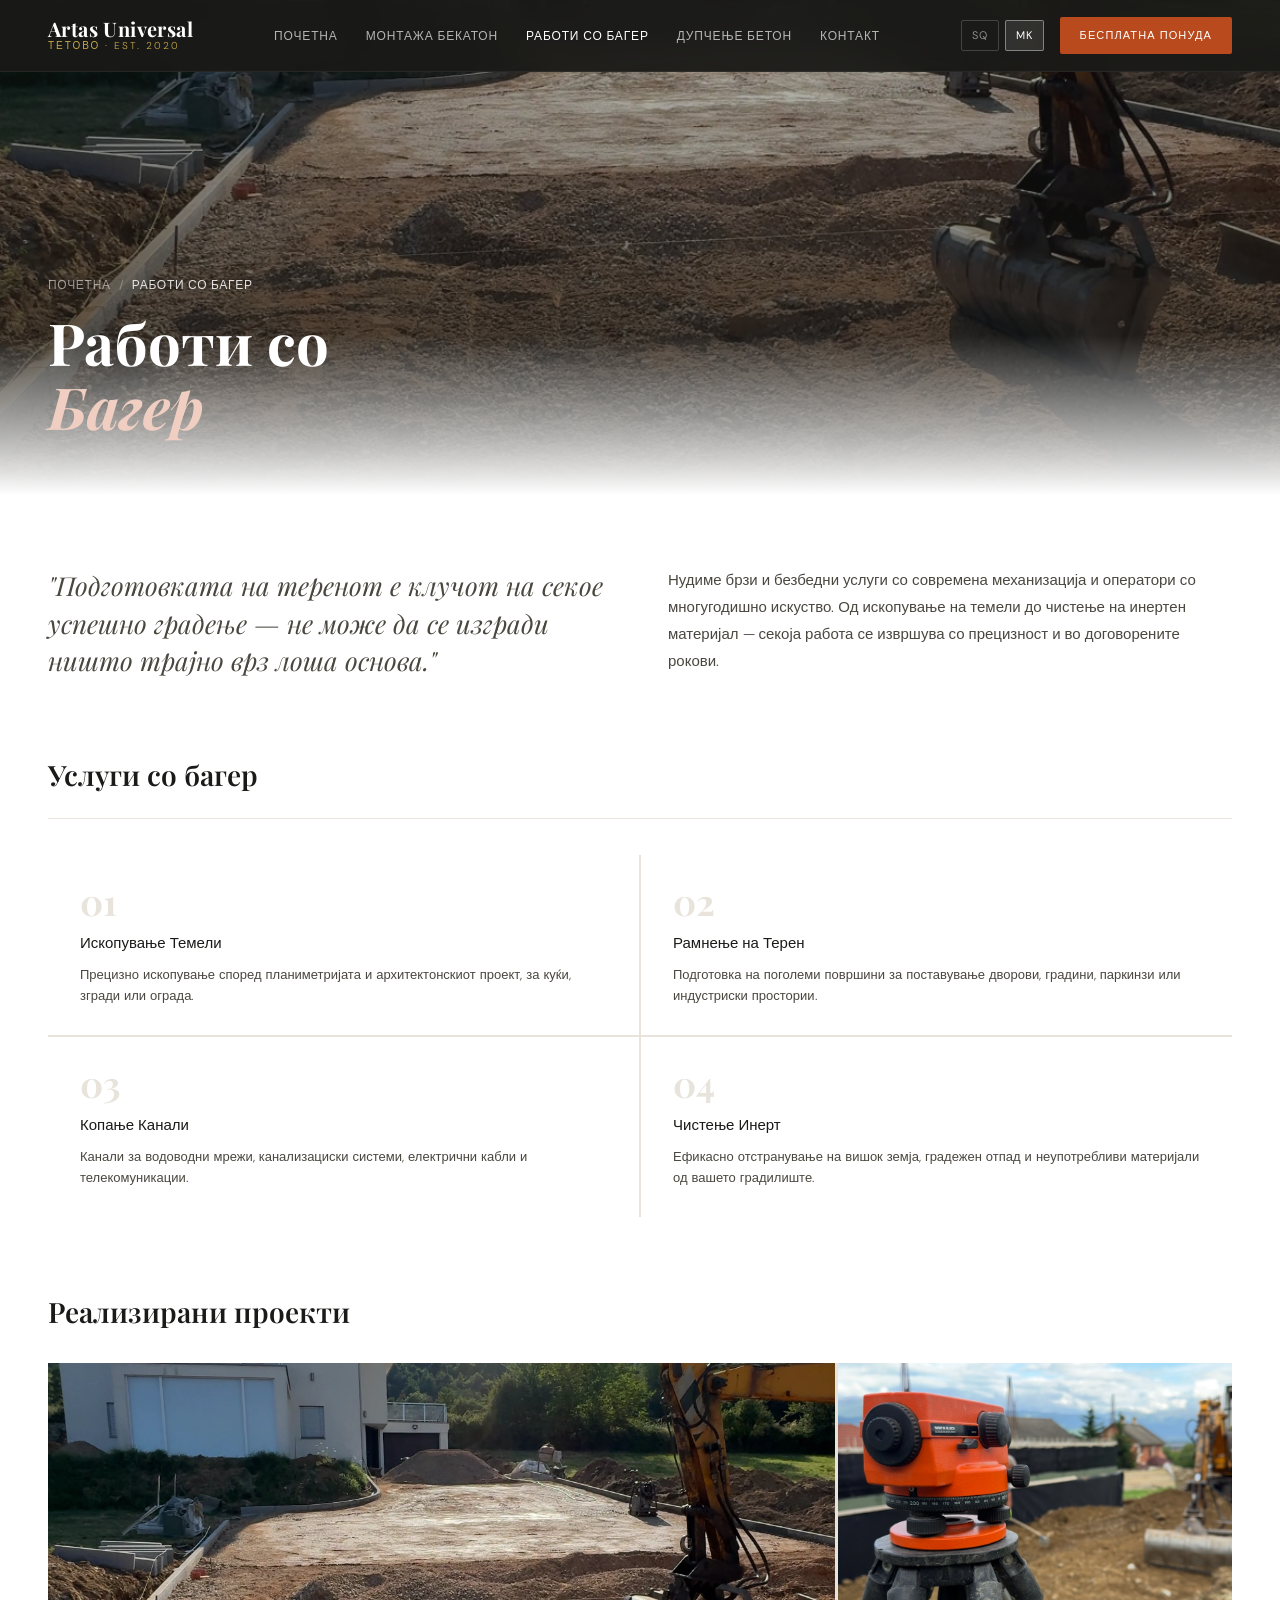
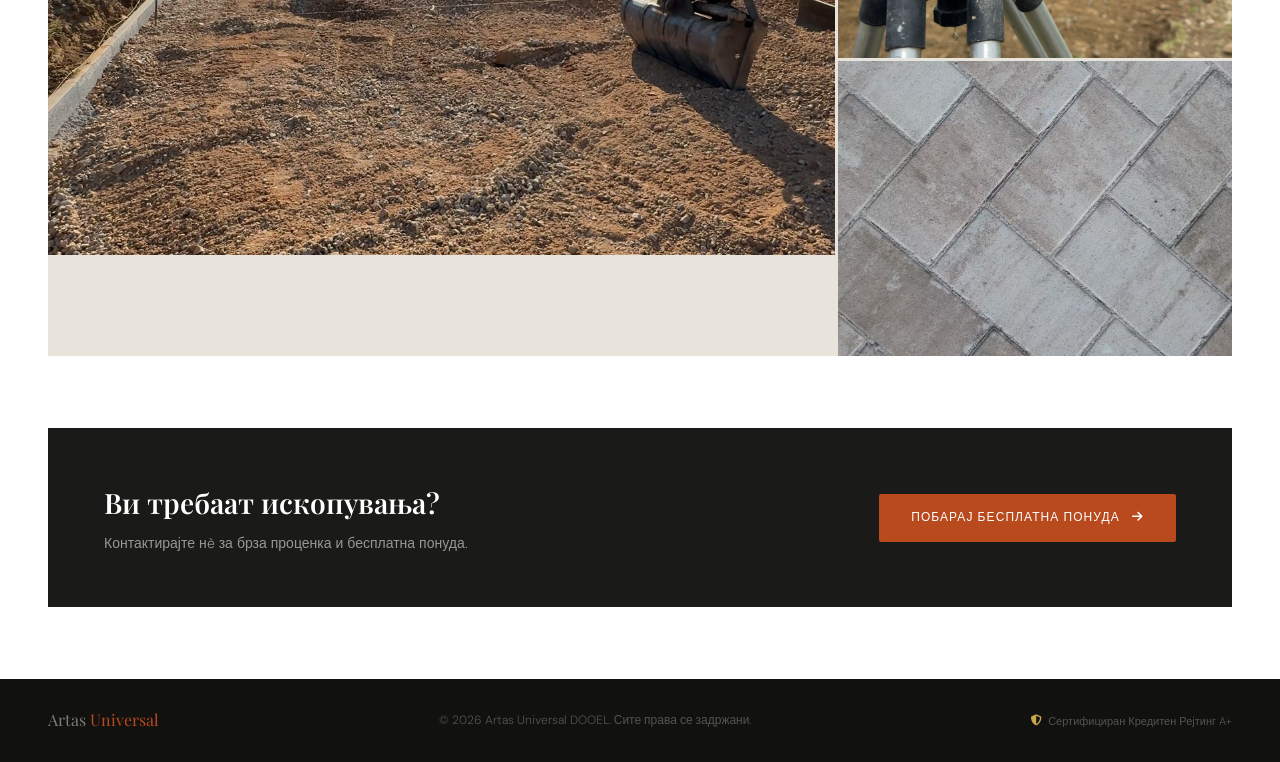
<file: mk/escalator.html>
<!DOCTYPE html>
<html lang="mk">
<head>
  <meta charset="UTF-8">
  <meta name="viewport" content="width=device-width, initial-scale=1.0">
  <title>Работи со Багер — Artas Universal</title>
  <meta name="description" content="Ископување темели, рамнење терен, копање канали. Современа механизација, искусни оператори. Artas Universal, Тетово.">
  <link rel="stylesheet" href="../style.css">
  <link rel="stylesheet" href="https://cdnjs.cloudflare.com/ajax/libs/font-awesome/6.4.0/css/all.min.css">
</head>
<body>

<nav>
  <div class="nav-inner">
    <a href="index.html" class="logo-wrap">
      <span class="logo-main">Artas Universal</span>
      <span class="logo-sub">Тетово · Est. 2020</span>
    </a>
    <ul class="nav-links">
      <li><a href="index.html">Почетна</a></li>
      <li><a href="bekaton.html">Монтажа Бекатон</a></li>
      <li><a href="eskavator.html" class="active">Работи со Багер</a></li>
      <li><a href="shpuarje.html">Дупчење Бетон</a></li>
      <li><a href="index.html#kontakt">Контакт</a></li>
    </ul>
    <div class="nav-right">
      <div class="lang-switch">
        <a href="../sq/eskavator.html" class="lang-btn">SQ</a>
        <a href="eskavator.html" class="lang-btn active">MK</a>
      </div>
      <a href="index.html#kontakt" class="nav-cta">Бесплатна Понуда</a>
    </div>
  </div>
</nav>

<!-- HERO -->
<section class="service-hero" style="background-image: url('../IMG_2612.webp'); padding-top: calc(var(--nav-h) + 60px);">
  <div class="service-hero-inner">
    <div class="breadcrumb">
      <a href="index.html">Почетна</a>
      <span>/</span>
      <a href="eskavator.html" style="color:rgba(255,255,255,0.85);">Работи со Багер</a>
    </div>
    <h1>Работи со<br><em>Багер</em></h1>
  </div>
</section>

<!-- CONTENT -->
<section class="service-content">
  <div class="service-content-inner">

    <div class="intro-grid">
      <p class="intro-lead">"Подготовката на теренот е клучот на секое успешно градење — не може да се изгради ништо трајно врз лоша основа."</p>
      <p class="intro-body">Нудиме брзи и безбедни услуги со современа механизација и оператори со многугодишно искуство. Од ископување на темели до чистење на инертен материјал — секоја работа се извршува со прецизност и во договорените рокови.</p>
    </div>

    <h3 class="process-title">Услуги со багер</h3>
    <div class="process-steps">
      <div class="step">
        <div class="step-num">01</div>
        <h4>Ископување Темели</h4>
        <p>Прецизно ископување според планиметријата и архитектонскиот проект, за куќи, згради или ограда.</p>
      </div>
      <div class="step">
        <div class="step-num">02</div>
        <h4>Рамнење на Терен</h4>
        <p>Подготовка на поголеми површини за поставување дворови, градини, паркинзи или индустриски простории.</p>
      </div>
      <div class="step">
        <div class="step-num">03</div>
        <h4>Копање Канали</h4>
        <p>Канали за водоводни мрежи, канализациски системи, електрични кабли и телекомуникации.</p>
      </div>
      <div class="step">
        <div class="step-num">04</div>
        <h4>Чистење Инерт</h4>
        <p>Ефикасно отстранување на вишок земја, градежен отпад и неупотребливи материјали од вашето градилиште.</p>
      </div>
    </div>

    <h3 class="gallery-title">Реализирани проекти</h3>
    <div class="gallery-grid">
      <img class="main-img" src="../IMG_2612.webp" alt="Работи со багер">
      <div class="side-imgs">
        <img src="../IMG_2614.webp" alt="Подготвен терен">
        <img src="../IMG_2617.webp" alt="Завршен проект">
      </div>
    </div>

    <div class="cta-strip">
      <div>
        <h3>Ви требаат ископувања?</h3>
        <p>Контактирајте нè за брза проценка и бесплатна понуда.</p>
      </div>
      <a href="index.html#kontakt" class="btn-primary" style="white-space:nowrap;">Побарај Бесплатна Понуда <i class="fas fa-arrow-right" style="margin-left:8px;"></i></a>
    </div>

  </div>
</section>

<footer>
  <div class="footer-inner">
    <div class="footer-logo">Artas <span>Universal</span></div>
    <p>&copy; 2026 Artas Universal DOOEL. Сите права се задржани.</p>
    <p class="footer-cert"><i class="fas fa-shield-alt"></i> Сертифициран Кредитен Рејтинг A+</p>
  </div>
</footer>

</body>
</html>
</file>
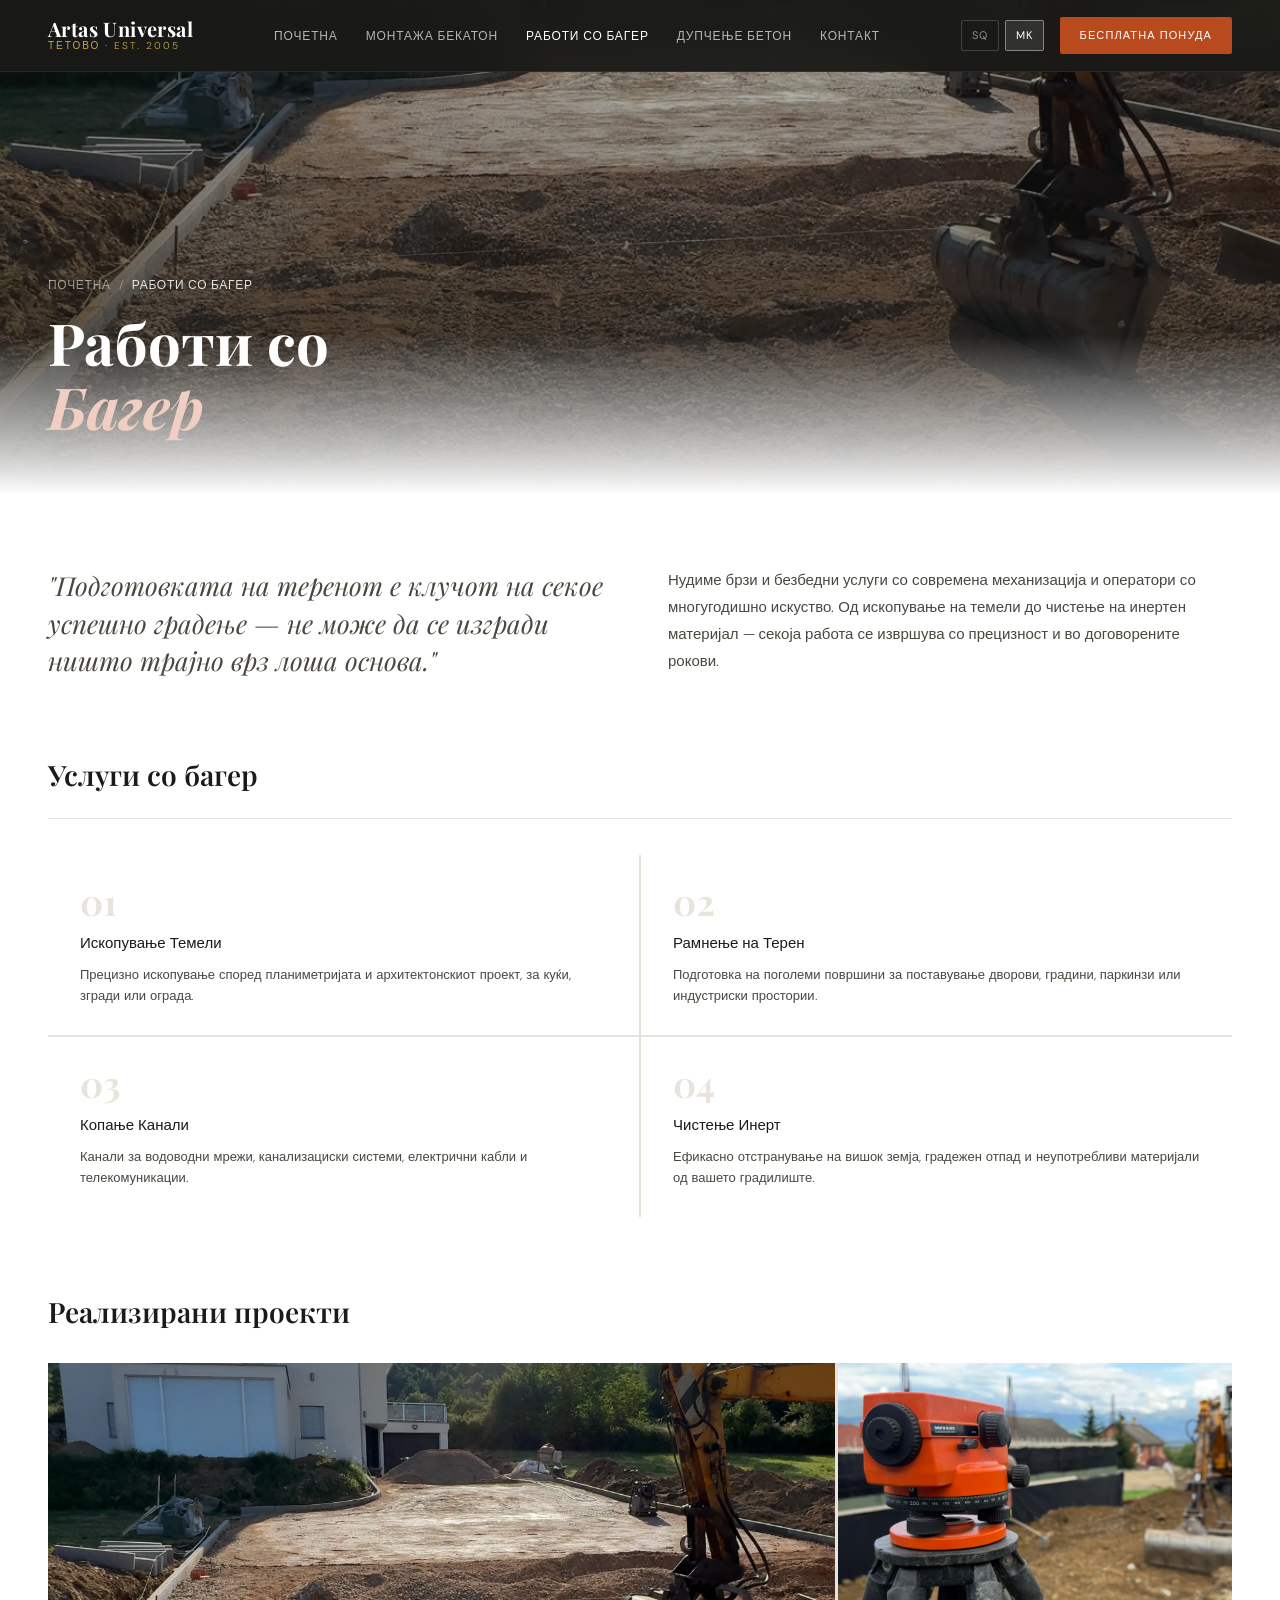
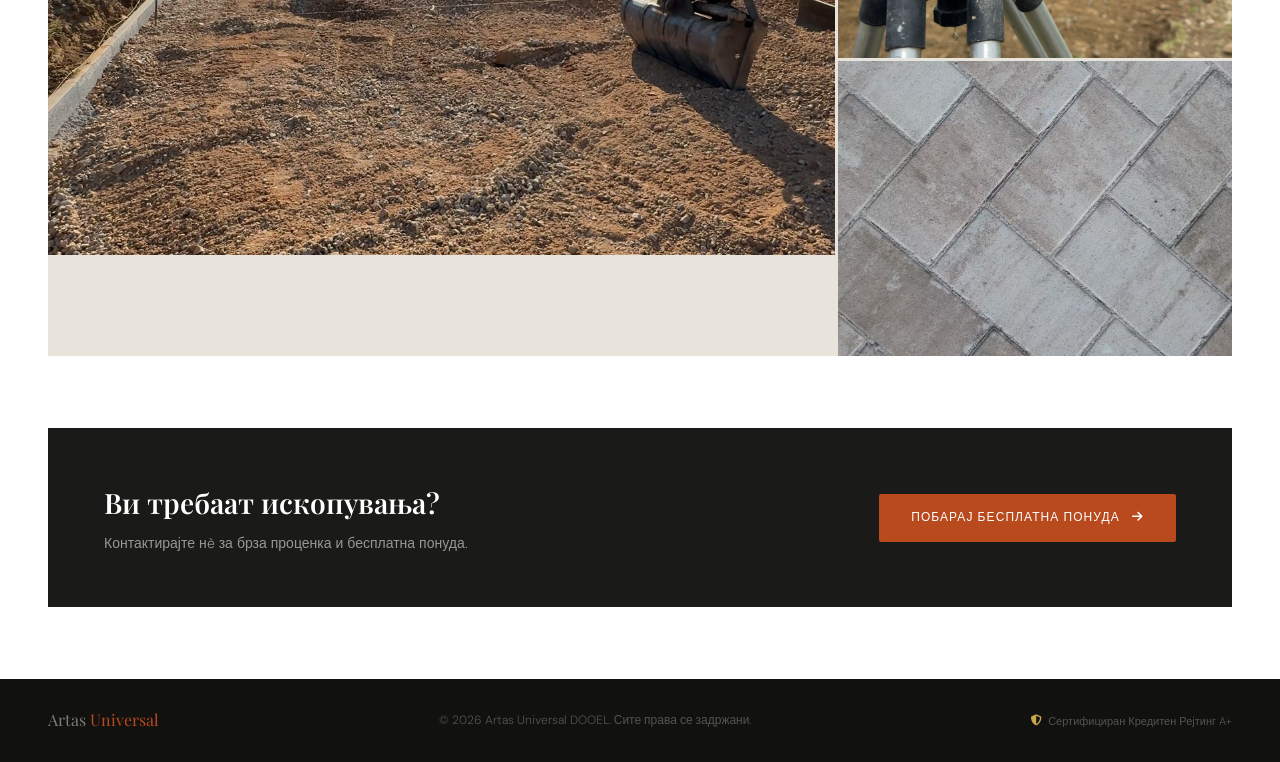
<file: mk/eskavator.html>
<!DOCTYPE html>
<html lang="mk">
<head>
  <meta charset="UTF-8">
  <meta name="viewport" content="width=device-width, initial-scale=1.0">
  <title>Работи со Багер — Artas Universal</title>
  <meta name="description" content="Ископување темели, рамнење терен, копање канали. Современа механизација, искусни оператори. Artas Universal, Тетово.">
  <link rel="stylesheet" href="../style.css">
  <link rel="stylesheet" href="https://cdnjs.cloudflare.com/ajax/libs/font-awesome/6.4.0/css/all.min.css">
</head>
<body>

<nav>
  <div class="nav-inner">
    <a href="index.html" class="logo-wrap">
      <span class="logo-main">Artas Universal</span>
      <span class="logo-sub">Тетово · Est. 2005</span>
    </a>
    <ul class="nav-links">
      <li><a href="index.html">Почетна</a></li>
      <li><a href="bekaton.html">Монтажа Бекатон</a></li>
      <li><a href="eskavator.html" class="active">Работи со Багер</a></li>
      <li><a href="shpuarje.html">Дупчење Бетон</a></li>
      <li><a href="index.html#kontakt">Контакт</a></li>
    </ul>
    <div class="nav-right">
      <div class="lang-switch">
        <a href="../sq/eskavator.html" class="lang-btn">SQ</a>
        <a href="eskavator.html" class="lang-btn active">MK</a>
      </div>
      <a href="index.html#kontakt" class="nav-cta">Бесплатна Понуда</a>
    </div>
  </div>
</nav>

<!-- HERO -->
<section class="service-hero" style="background-image: url('../IMG_2612.webp'); padding-top: calc(var(--nav-h) + 60px);">
  <div class="service-hero-inner">
    <div class="breadcrumb">
      <a href="index.html">Почетна</a>
      <span>/</span>
      <a href="eskavator.html" style="color:rgba(255,255,255,0.85);">Работи со Багер</a>
    </div>
    <h1>Работи со<br><em>Багер</em></h1>
  </div>
</section>

<!-- CONTENT -->
<section class="service-content">
  <div class="service-content-inner">

    <div class="intro-grid">
      <p class="intro-lead">"Подготовката на теренот е клучот на секое успешно градење — не може да се изгради ништо трајно врз лоша основа."</p>
      <p class="intro-body">Нудиме брзи и безбедни услуги со современа механизација и оператори со многугодишно искуство. Од ископување на темели до чистење на инертен материјал — секоја работа се извршува со прецизност и во договорените рокови.</p>
    </div>

    <h3 class="process-title">Услуги со багер</h3>
    <div class="process-steps">
      <div class="step">
        <div class="step-num">01</div>
        <h4>Ископување Темели</h4>
        <p>Прецизно ископување според планиметријата и архитектонскиот проект, за куќи, згради или ограда.</p>
      </div>
      <div class="step">
        <div class="step-num">02</div>
        <h4>Рамнење на Терен</h4>
        <p>Подготовка на поголеми површини за поставување дворови, градини, паркинзи или индустриски простории.</p>
      </div>
      <div class="step">
        <div class="step-num">03</div>
        <h4>Копање Канали</h4>
        <p>Канали за водоводни мрежи, канализациски системи, електрични кабли и телекомуникации.</p>
      </div>
      <div class="step">
        <div class="step-num">04</div>
        <h4>Чистење Инерт</h4>
        <p>Ефикасно отстранување на вишок земја, градежен отпад и неупотребливи материјали од вашето градилиште.</p>
      </div>
    </div>

    <h3 class="gallery-title">Реализирани проекти</h3>
    <div class="gallery-grid">
      <img class="main-img" src="../IMG_2612.webp" alt="Работи со багер">
      <div class="side-imgs">
        <img src="../IMG_2614.webp" alt="Подготвен терен">
        <img src="../IMG_2617.webp" alt="Завршен проект">
      </div>
    </div>

    <div class="cta-strip">
      <div>
        <h3>Ви требаат ископувања?</h3>
        <p>Контактирајте нè за брза проценка и бесплатна понуда.</p>
      </div>
      <a href="index.html#kontakt" class="btn-primary" style="white-space:nowrap;">Побарај Бесплатна Понуда <i class="fas fa-arrow-right" style="margin-left:8px;"></i></a>
    </div>

  </div>
</section>

<footer>
  <div class="footer-inner">
    <div class="footer-logo">Artas <span>Universal</span></div>
    <p>&copy; 2026 Artas Universal DOOEL. Сите права се задржани.</p>
    <p class="footer-cert"><i class="fas fa-shield-alt"></i> Сертифициран Кредитен Рејтинг A+</p>
  </div>
</footer>

</body>
</html>
</file>
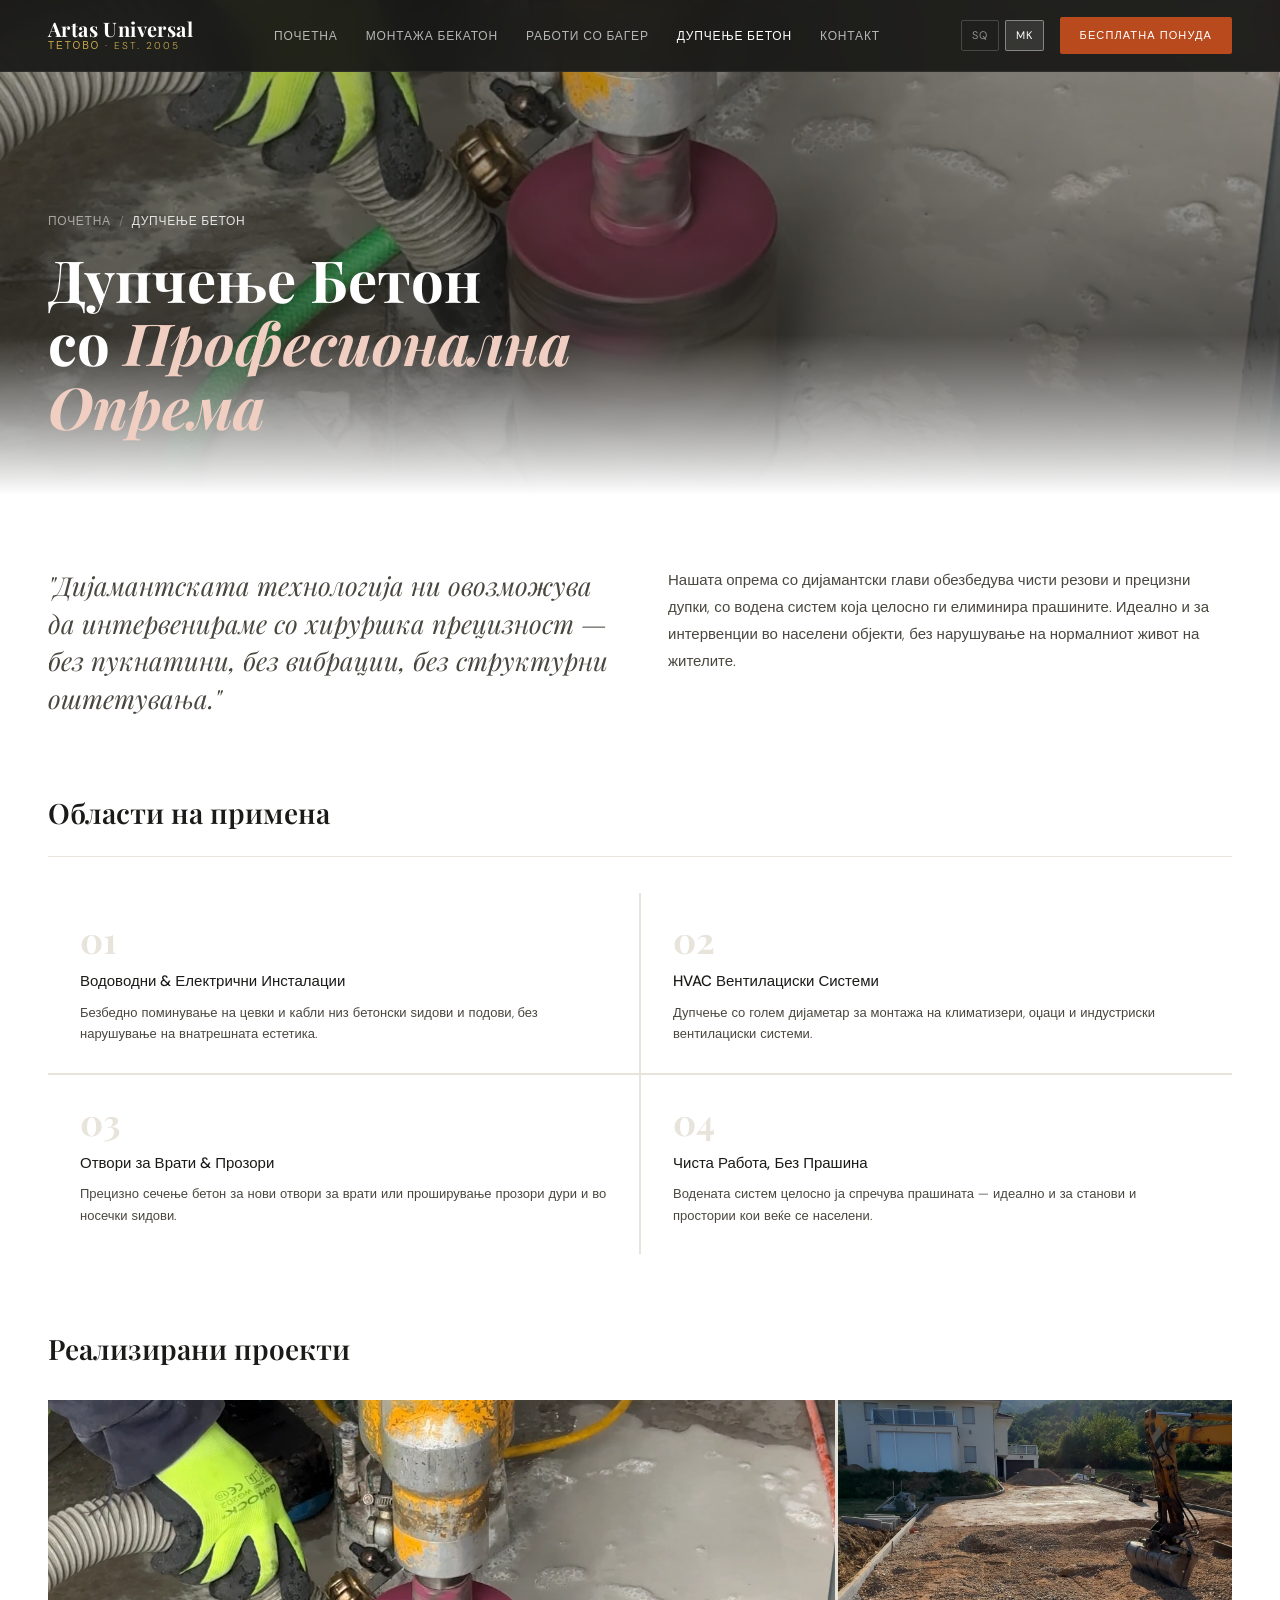
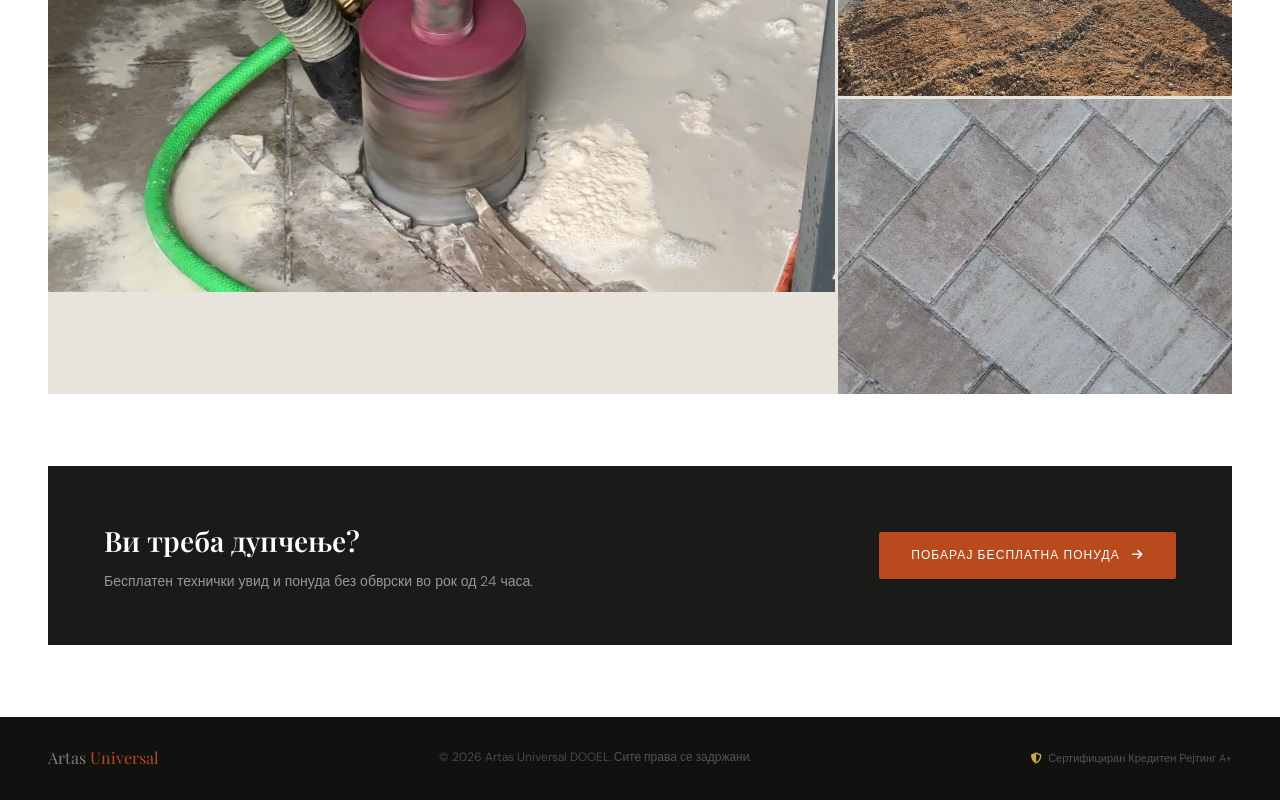
<file: mk/shpuarje.html>
<!DOCTYPE html>
<html lang="mk">
<head>
  <meta charset="UTF-8">
  <meta name="viewport" content="width=device-width, initial-scale=1.0">
  <title>Дупчење Бетон — Artas Universal</title>
  <meta name="description" content="Дупчење и сечење бетон со дијамантска технологија. Без прашина, без вибрации. Artas Universal, Тетово.">
  <link rel="stylesheet" href="../style.css">
  <link rel="stylesheet" href="https://cdnjs.cloudflare.com/ajax/libs/font-awesome/6.4.0/css/all.min.css">
</head>
<body>

<nav>
  <div class="nav-inner">
    <a href="index.html" class="logo-wrap">
      <span class="logo-main">Artas Universal</span>
      <span class="logo-sub">Тетово · Est. 2005</span>
    </a>
    <ul class="nav-links">
      <li><a href="index.html">Почетна</a></li>
      <li><a href="bekaton.html">Монтажа Бекатон</a></li>
      <li><a href="eskavator.html">Работи со Багер</a></li>
      <li><a href="shpuarje.html" class="active">Дупчење Бетон</a></li>
      <li><a href="index.html#kontakt">Контакт</a></li>
    </ul>
    <div class="nav-right">
      <div class="lang-switch">
        <a href="../sq/shpuarje.html" class="lang-btn">SQ</a>
        <a href="shpuarje.html" class="lang-btn active">MK</a>
      </div>
      <a href="index.html#kontakt" class="nav-cta">Бесплатна Понуда</a>
    </div>
  </div>
</nav>

<!-- HERO -->
<section class="service-hero" style="background-image: url('../IMG_2616.webp'); padding-top: calc(var(--nav-h) + 60px);">
  <div class="service-hero-inner">
    <div class="breadcrumb">
      <a href="index.html">Почетна</a>
      <span>/</span>
      <a href="shpuarje.html" style="color:rgba(255,255,255,0.85);">Дупчење Бетон</a>
    </div>
    <h1>Дупчење Бетон<br>со <em>Професионална Опрема</em></h1>
  </div>
</section>

<!-- CONTENT -->
<section class="service-content">
  <div class="service-content-inner">

    <div class="intro-grid">
      <p class="intro-lead">"Дијамантската технологија ни овозможува да интервенираме со хируршка прецизност — без пукнатини, без вибрации, без структурни оштетувања."</p>
      <p class="intro-body">Нашата опрема со дијамантски глави обезбедува чисти резови и прецизни дупки, со водена систем која целосно ги елиминира прашините. Идеално и за интервенции во населени објекти, без нарушување на нормалниот живот на жителите.</p>
    </div>

    <h3 class="process-title">Области на примена</h3>
    <div class="process-steps">
      <div class="step">
        <div class="step-num">01</div>
        <h4>Водоводни & Електрични Инсталации</h4>
        <p>Безбедно поминување на цевки и кабли низ бетонски ѕидови и подови, без нарушување на внатрешната естетика.</p>
      </div>
      <div class="step">
        <div class="step-num">02</div>
        <h4>HVAC Вентилациски Системи</h4>
        <p>Дупчење со голем дијаметар за монтажа на климатизери, оџаци и индустриски вентилациски системи.</p>
      </div>
      <div class="step">
        <div class="step-num">03</div>
        <h4>Отвори за Врати & Прозори</h4>
        <p>Прецизно сечење бетон за нови отвори за врати или проширување прозори дури и во носечки ѕидови.</p>
      </div>
      <div class="step">
        <div class="step-num">04</div>
        <h4>Чиста Работа, Без Прашина</h4>
        <p>Водената систем целосно ја спречува прашината — идеално и за станови и простории кои веќе се населени.</p>
      </div>
    </div>

    <h3 class="gallery-title">Реализирани проекти</h3>
    <div class="gallery-grid">
      <img class="main-img" src="../IMG_2616.webp" alt="Професионално дупчење бетон">
      <div class="side-imgs">
        <img src="../IMG_2612.webp" alt="Сечење бетон">
        <img src="../IMG_2617.webp" alt="Чиста работа">
      </div>
    </div>

    <div class="cta-strip">
      <div>
        <h3>Ви треба дупчење?</h3>
        <p>Бесплатен технички увид и понуда без обврски во рок од 24 часа.</p>
      </div>
      <a href="index.html#kontakt" class="btn-primary" style="white-space:nowrap;">Побарај Бесплатна Понуда <i class="fas fa-arrow-right" style="margin-left:8px;"></i></a>
    </div>

  </div>
</section>

<footer>
  <div class="footer-inner">
    <div class="footer-logo">Artas <span>Universal</span></div>
    <p>&copy; 2026 Artas Universal DOOEL. Сите права се задржани.</p>
    <p class="footer-cert"><i class="fas fa-shield-alt"></i> Сертифициран Кредитен Рејтинг A+</p>
  </div>
</footer>

</body>
</html>
</file>
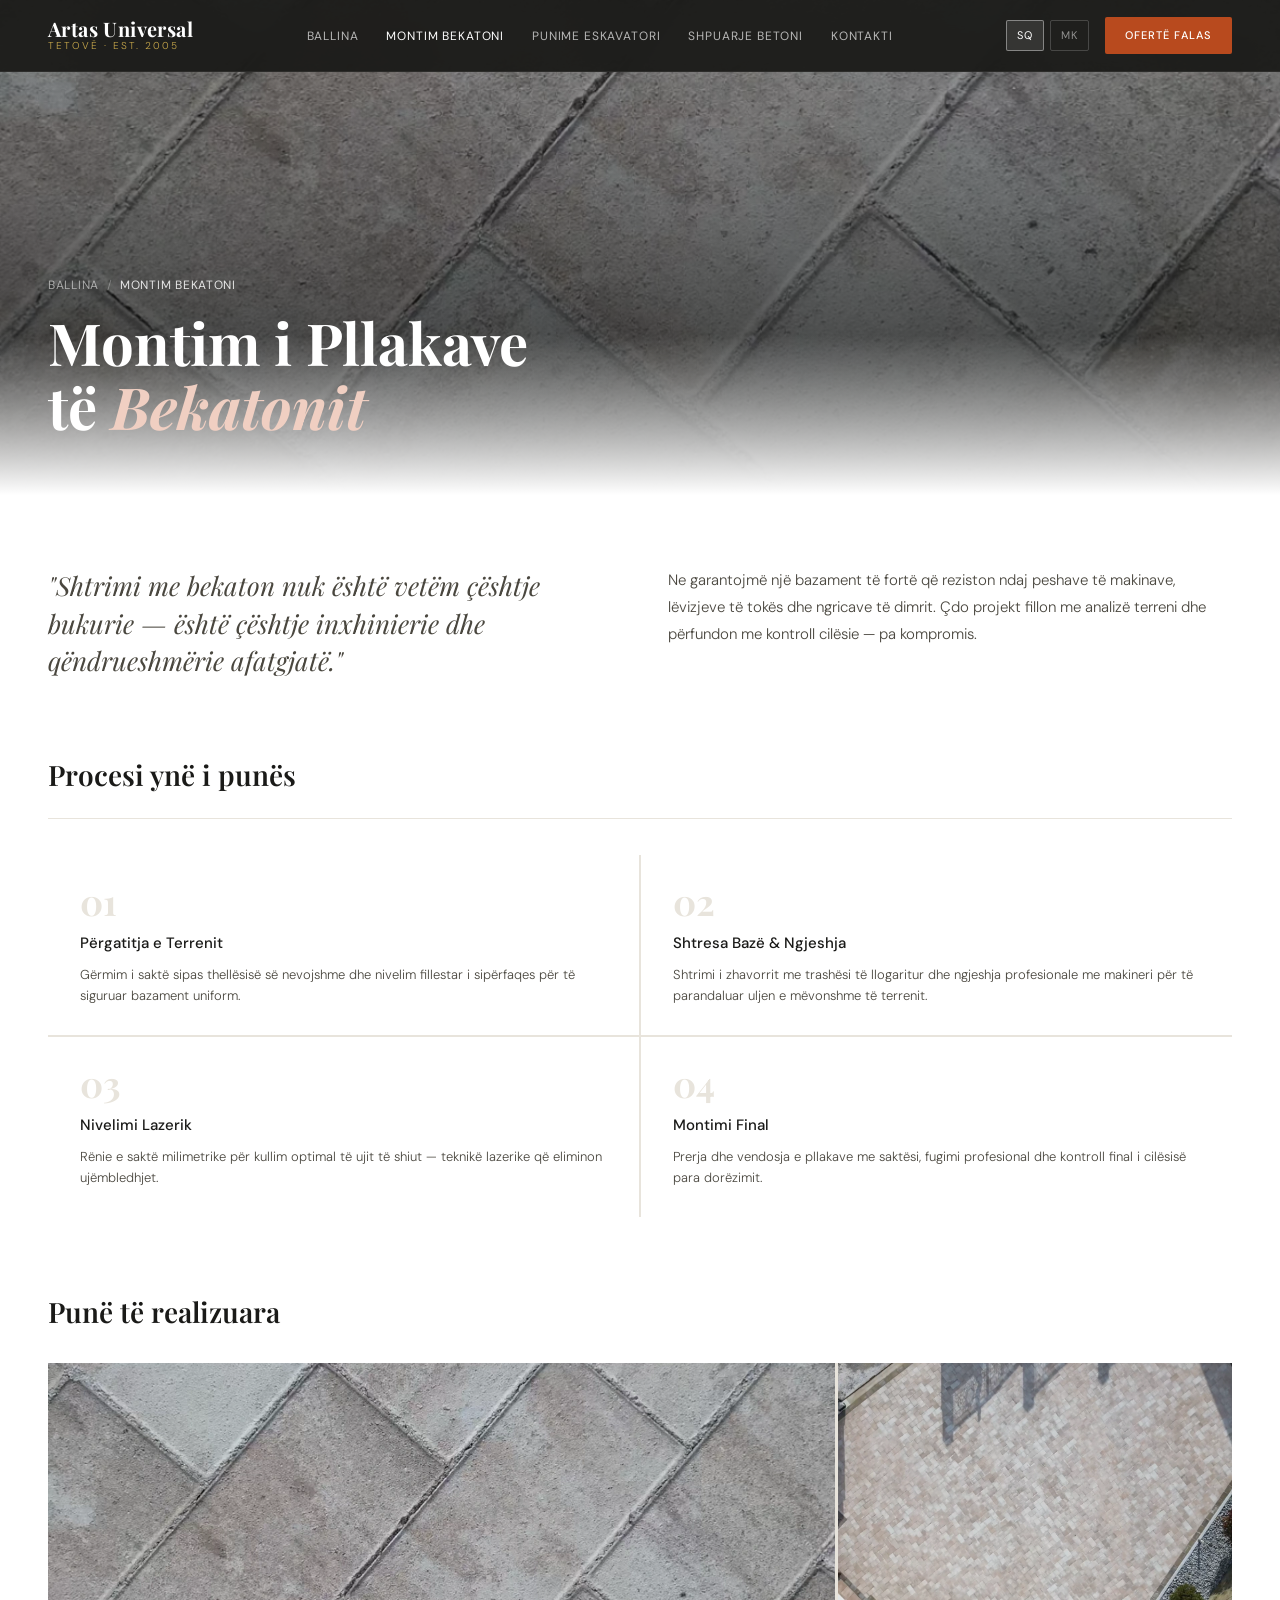
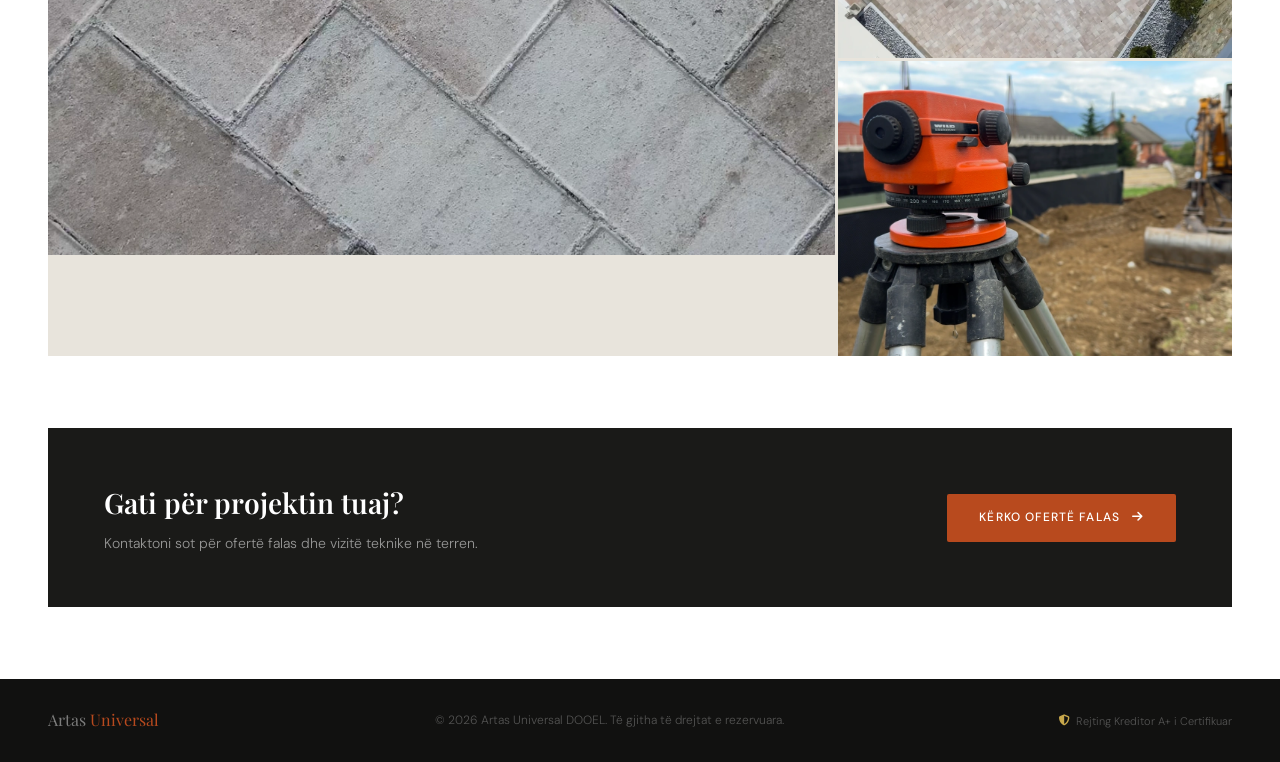
<file: sq/bekaton.html>
<!DOCTYPE html>
<html lang="sq">
<head>
  <meta charset="UTF-8">
  <meta name="viewport" content="width=device-width, initial-scale=1.0">
  <title>Montim Bekatoni — Artas Universal</title>
  <meta name="description" content="Shtrim profesional i pllakave të bekatonit. Nivelim lazerik, bazament i fortë, garanci cilësie. Artas Universal, Tetovë.">
  <link rel="stylesheet" href="../style.css">
  <link rel="stylesheet" href="https://cdnjs.cloudflare.com/ajax/libs/font-awesome/6.4.0/css/all.min.css">
</head>
<body> 

<nav>
  <div class="nav-inner">
    <a href="index.html" class="logo-wrap">
      <span class="logo-main">Artas Universal</span>
      <span class="logo-sub">Tetovë · Est. 2005</span>
    </a>
    <ul class="nav-links">
      <li><a href="index.html">Ballina</a></li>
      <li><a href="bekaton.html" class="active">Montim Bekatoni</a></li>
      <li><a href="eskavator.html">Punime Eskavatori</a></li>
      <li><a href="shpuarje.html">Shpuarje Betoni</a></li>
      <li><a href="index.html#kontakti">Kontakti</a></li>
    </ul>
    <div class="nav-right">
      <div class="lang-switch">
        <a href="bekaton.html" class="lang-btn active">SQ</a>
        <a href="../mk/bekaton.html" class="lang-btn">MK</a>
      </div>
      <a href="index.html#kontakti" class="nav-cta">Ofertë Falas</a>
    </div>
  </div>
</nav>

<!-- HERO -->
<section class="service-hero" style="background-image: url('../IMG_2617.webp'); padding-top: calc(var(--nav-h) + 60px);">
  <div class="service-hero-inner">
    <div class="breadcrumb">
      <a href="index.html">Ballina</a>
      <span>/</span>
      <a href="bekaton.html" style="color:rgba(255,255,255,0.85);">Montim Bekatoni</a>
    </div>
    <h1>Montim i Pllakave<br>të <em>Bekatonit</em></h1>
  </div>
</section>

<!-- CONTENT -->
<section class="service-content">
  <div class="service-content-inner">

    <div class="intro-grid">
      <p class="intro-lead">"Shtrimi me bekaton nuk është vetëm çështje bukurie — është çështje inxhinierie dhe qëndrueshmërie afatgjatë."</p>
      <p class="intro-body">Ne garantojmë një bazament të fortë që reziston ndaj peshave të makinave, lëvizjeve të tokës dhe ngricave të dimrit. Çdo projekt fillon me analizë terreni dhe përfundon me kontroll cilësie — pa kompromis.</p>
    </div>

    <h3 class="process-title">Procesi ynë i punës</h3>
    <div class="process-steps">
      <div class="step">
        <div class="step-num">01</div>
        <h4>Përgatitja e Terrenit</h4>
        <p>Gërmim i saktë sipas thellësisë së nevojshme dhe nivelim fillestar i sipërfaqes për të siguruar bazament uniform.</p>
      </div>
      <div class="step">
        <div class="step-num">02</div>
        <h4>Shtresa Bazë & Ngjeshja</h4>
        <p>Shtrimi i zhavorrit me trashësi të llogaritur dhe ngjeshja profesionale me makineri për të parandaluar uljen e mëvonshme të terrenit.</p>
      </div>
      <div class="step">
        <div class="step-num">03</div>
        <h4>Nivelimi Lazerik</h4>
        <p>Rënie e saktë milimetrike për kullim optimal të ujit të shiut — teknikë lazerike që eliminon ujëmbledhjet.</p>
      </div>
      <div class="step">
        <div class="step-num">04</div>
        <h4>Montimi Final</h4>
        <p>Prerja dhe vendosja e pllakave me saktësi, fugimi profesional dhe kontroll final i cilësisë para dorëzimit.</p>
      </div>
    </div>

    <h3 class="gallery-title">Punë të realizuara</h3>
    <div class="gallery-grid">
      <img class="main-img" src="../IMG_2617.webp" alt="Projekt bekatoni i përfunduar">
      <div class="side-imgs">
        <img src="../IMG_2618.webp" alt="Detaj bekatoni">
        <img src="../IMG_2614.webp" alt="Punë ekipi">
      </div>
    </div>

    <div class="cta-strip">
      <div>
        <h3>Gati për projektin tuaj?</h3>
        <p>Kontaktoni sot për ofertë falas dhe vizitë teknike në terren.</p>
      </div>
      <a href="index.html#kontakti" class="btn-primary" style="white-space:nowrap;">Kërko Ofertë Falas <i class="fas fa-arrow-right" style="margin-left:8px;"></i></a>
    </div>

  </div>
</section>

<footer>
  <div class="footer-inner">
    <div class="footer-logo">Artas <span>Universal</span></div>
    <p>&copy; 2026 Artas Universal DOOEL. Të gjitha të drejtat e rezervuara.</p>
    <p class="footer-cert"><i class="fas fa-shield-alt"></i> Rejting Kreditor A+ i Certifikuar</p>
  </div>
</footer>

</body>
</html>
</file>
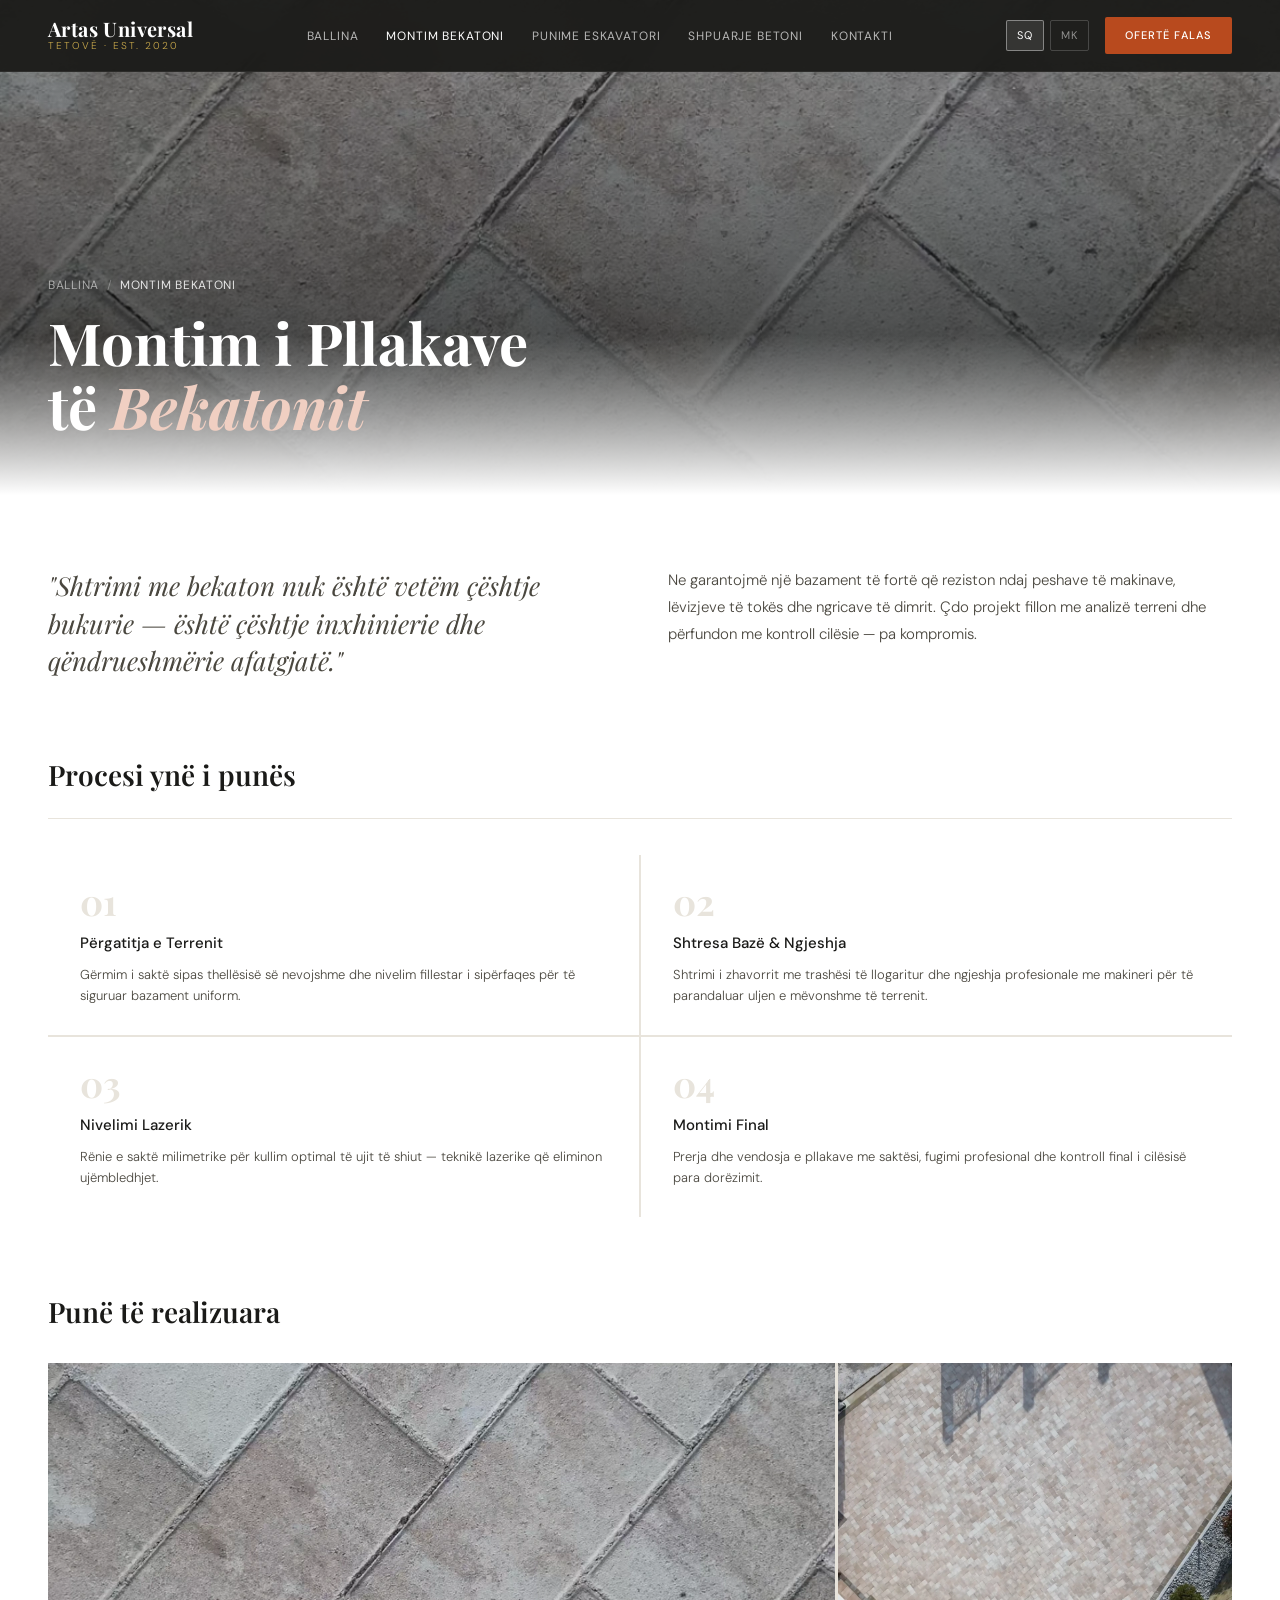
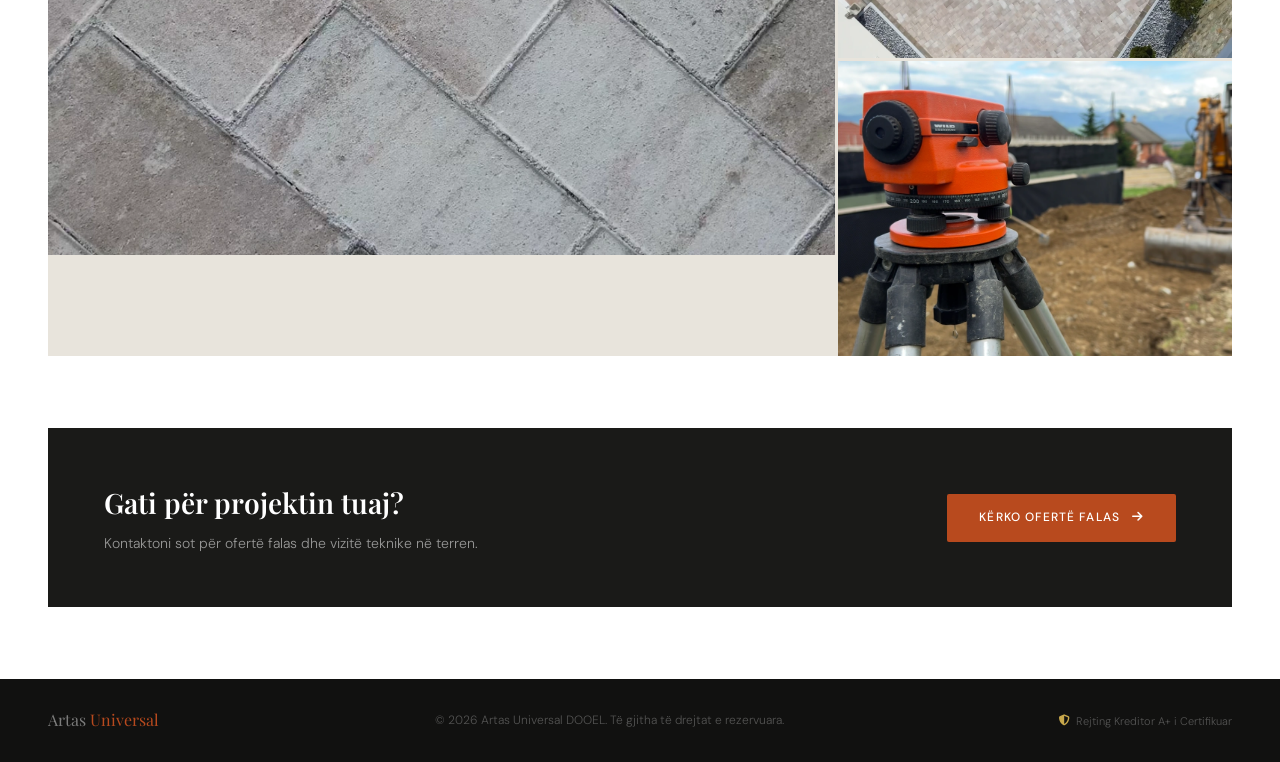
<file: sq/bekatona.html>
<!DOCTYPE html>
<html lang="sq">
<head>
  <meta charset="UTF-8">
  <meta name="viewport" content="width=device-width, initial-scale=1.0">
  <title>Montim Bekatoni — Artas Universal</title>
  <meta name="description" content="Shtrim profesional i pllakave të bekatonit. Nivelim lazerik, bazament i fortë, garanci cilësie. Artas Universal, Tetovë.">
  <link rel="stylesheet" href="../style.css">
  <link rel="stylesheet" href="https://cdnjs.cloudflare.com/ajax/libs/font-awesome/6.4.0/css/all.min.css">
</head>
<body> 

<nav>
  <div class="nav-inner">
    <a href="index.html" class="logo-wrap">
      <span class="logo-main">Artas Universal</span>
      <span class="logo-sub">Tetovë · Est. 2020</span>
    </a>
    <ul class="nav-links">
      <li><a href="index.html">Ballina</a></li>
      <li><a href="bekaton.html" class="active">Montim Bekatoni</a></li>
      <li><a href="eskavator.html">Punime Eskavatori</a></li>
      <li><a href="shpuarje.html">Shpuarje Betoni</a></li>
      <li><a href="index.html#kontakti">Kontakti</a></li>
    </ul>
    <div class="nav-right">
      <div class="lang-switch">
        <a href="bekaton.html" class="lang-btn active">SQ</a>
        <a href="../mk/bekaton.html" class="lang-btn">MK</a>
      </div>
      <a href="index.html#kontakti" class="nav-cta">Ofertë Falas</a>
    </div>
  </div>
</nav>

<!-- HERO -->
<section class="service-hero" style="background-image: url('../IMG_2617.webp'); padding-top: calc(var(--nav-h) + 60px);">
  <div class="service-hero-inner">
    <div class="breadcrumb">
      <a href="index.html">Ballina</a>
      <span>/</span>
      <a href="bekaton.html" style="color:rgba(255,255,255,0.85);">Montim Bekatoni</a>
    </div>
    <h1>Montim i Pllakave<br>të <em>Bekatonit</em></h1>
  </div>
</section>

<!-- CONTENT -->
<section class="service-content">
  <div class="service-content-inner">

    <div class="intro-grid">
      <p class="intro-lead">"Shtrimi me bekaton nuk është vetëm çështje bukurie — është çështje inxhinierie dhe qëndrueshmërie afatgjatë."</p>
      <p class="intro-body">Ne garantojmë një bazament të fortë që reziston ndaj peshave të makinave, lëvizjeve të tokës dhe ngricave të dimrit. Çdo projekt fillon me analizë terreni dhe përfundon me kontroll cilësie — pa kompromis.</p>
    </div>

    <h3 class="process-title">Procesi ynë i punës</h3>
    <div class="process-steps">
      <div class="step">
        <div class="step-num">01</div>
        <h4>Përgatitja e Terrenit</h4>
        <p>Gërmim i saktë sipas thellësisë së nevojshme dhe nivelim fillestar i sipërfaqes për të siguruar bazament uniform.</p>
      </div>
      <div class="step">
        <div class="step-num">02</div>
        <h4>Shtresa Bazë & Ngjeshja</h4>
        <p>Shtrimi i zhavorrit me trashësi të llogaritur dhe ngjeshja profesionale me makineri për të parandaluar uljen e mëvonshme të terrenit.</p>
      </div>
      <div class="step">
        <div class="step-num">03</div>
        <h4>Nivelimi Lazerik</h4>
        <p>Rënie e saktë milimetrike për kullim optimal të ujit të shiut — teknikë lazerike që eliminon ujëmbledhjet.</p>
      </div>
      <div class="step">
        <div class="step-num">04</div>
        <h4>Montimi Final</h4>
        <p>Prerja dhe vendosja e pllakave me saktësi, fugimi profesional dhe kontroll final i cilësisë para dorëzimit.</p>
      </div>
    </div>

    <h3 class="gallery-title">Punë të realizuara</h3>
    <div class="gallery-grid">
      <img class="main-img" src="../IMG_2617.webp" alt="Projekt bekatoni i përfunduar">
      <div class="side-imgs">
        <img src="../IMG_2618.webp" alt="Detaj bekatoni">
        <img src="../IMG_2614.webp" alt="Punë ekipi">
      </div>
    </div>

    <div class="cta-strip">
      <div>
        <h3>Gati për projektin tuaj?</h3>
        <p>Kontaktoni sot për ofertë falas dhe vizitë teknike në terren.</p>
      </div>
      <a href="index.html#kontakti" class="btn-primary" style="white-space:nowrap;">Kërko Ofertë Falas <i class="fas fa-arrow-right" style="margin-left:8px;"></i></a>
    </div>

  </div>
</section>

<footer>
  <div class="footer-inner">
    <div class="footer-logo">Artas <span>Universal</span></div>
    <p>&copy; 2026 Artas Universal DOOEL. Të gjitha të drejtat e rezervuara.</p>
    <p class="footer-cert"><i class="fas fa-shield-alt"></i> Rejting Kreditor A+ i Certifikuar</p>
  </div>
</footer>

</body>
</html>
</file>
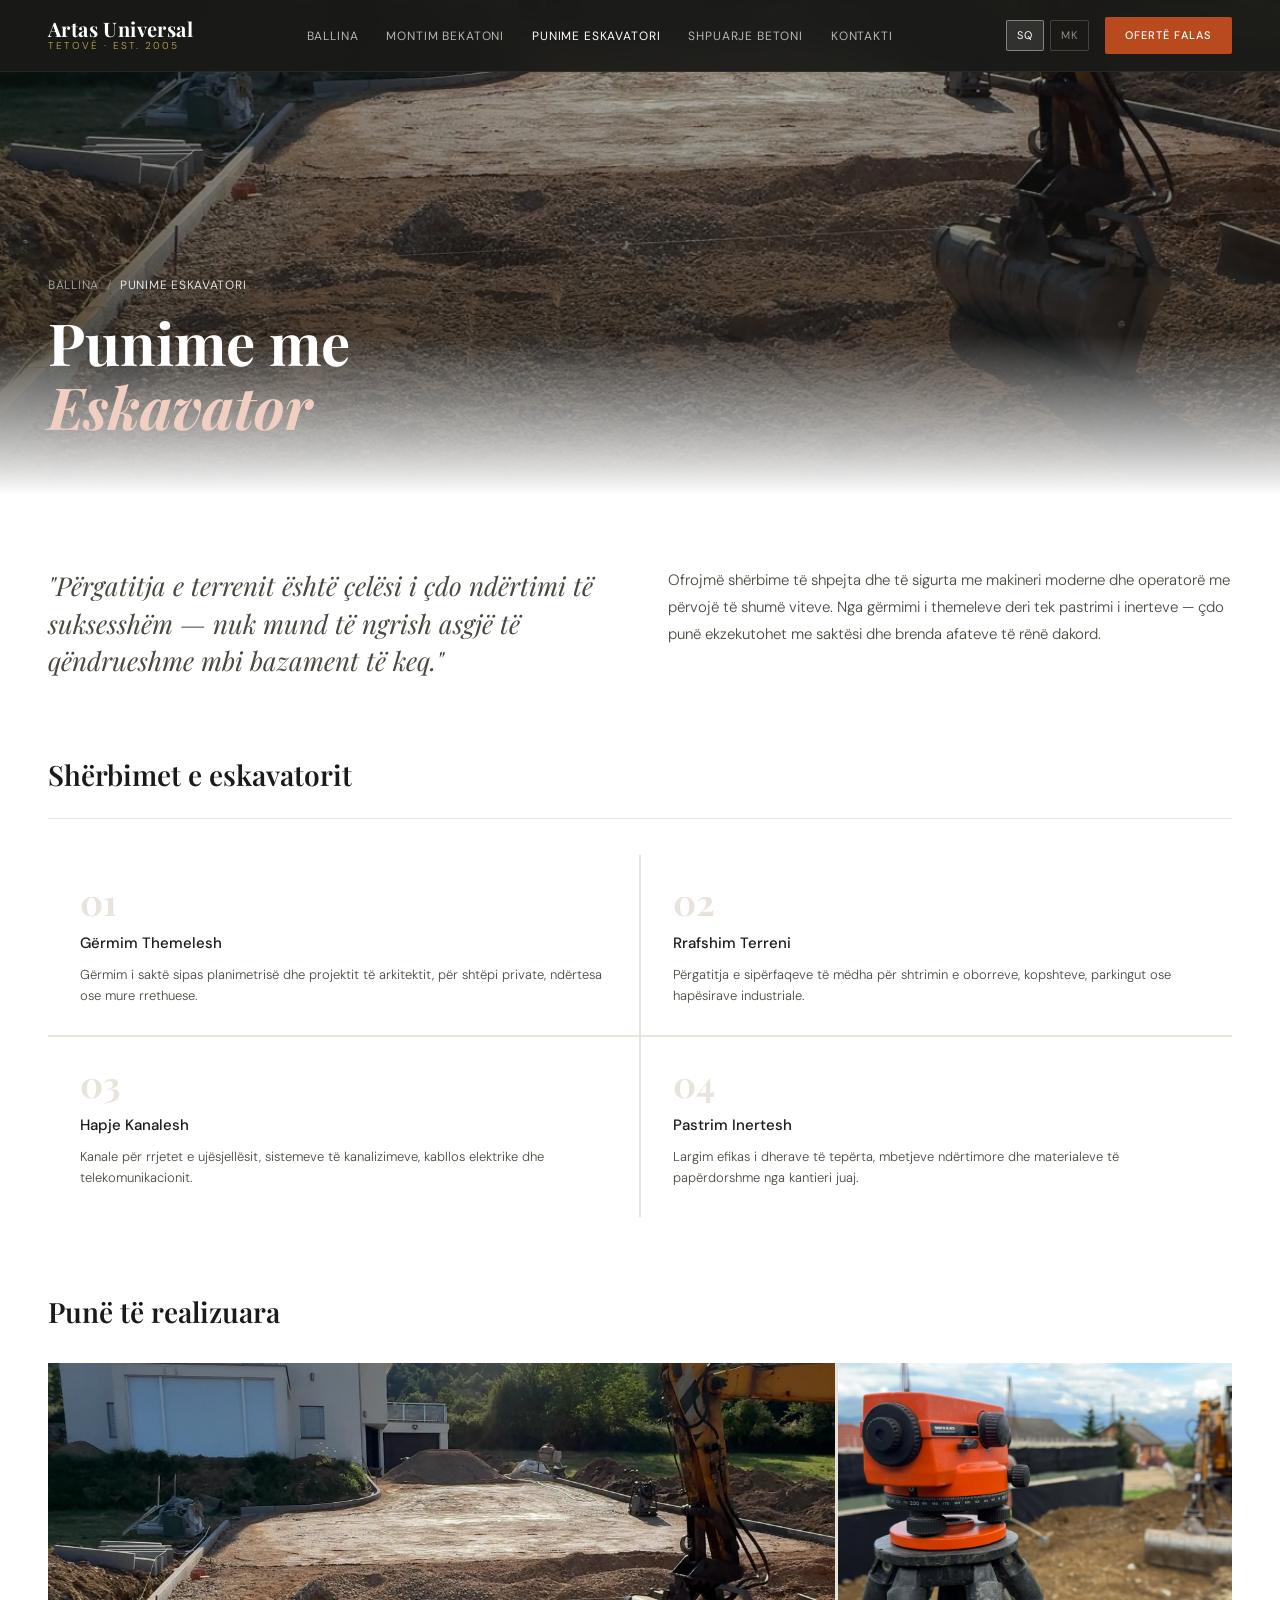
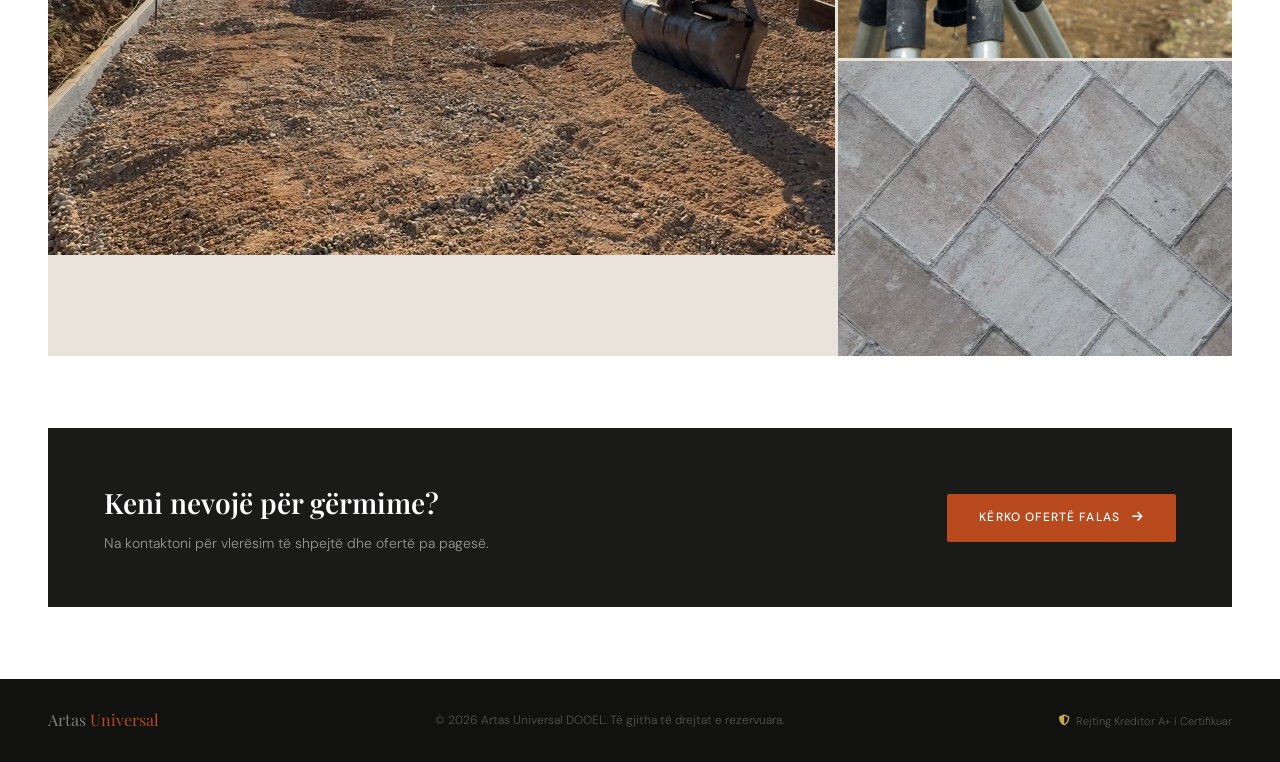
<file: sq/eskavator.html>
<!DOCTYPE html>
<html lang="sq">
<head>
  <meta charset="UTF-8">
  <meta name="viewport" content="width=device-width, initial-scale=1.0">
  <title>Punime me Eskavator — Artas Universal</title>
  <meta name="description" content="Gërmime themelesh, rrafshim terreni, hapje kanalesh. Makineri moderne, operatorë me përvojë. Artas Universal, Tetovë.">
  <link rel="stylesheet" href="../style.css">
  <link rel="stylesheet" href="https://cdnjs.cloudflare.com/ajax/libs/font-awesome/6.4.0/css/all.min.css">
</head>
<body> 

<nav>
  <div class="nav-inner">
    <a href="index.html" class="logo-wrap">
      <span class="logo-main">Artas Universal</span>
      <span class="logo-sub">Tetovë · Est. 2005</span>
    </a>
    <ul class="nav-links">
      <li><a href="index.html">Ballina</a></li>
      <li><a href="bekaton.html">Montim Bekatoni</a></li>
      <li><a href="eskavator.html" class="active">Punime Eskavatori</a></li>
      <li><a href="shpuarje.html">Shpuarje Betoni</a></li>
      <li><a href="index.html#kontakti">Kontakti</a></li>
    </ul>
    <div class="nav-right">
      <div class="lang-switch">
        <a href="eskavator.html" class="lang-btn active">SQ</a>
        <a href="../mk/eskavator.html" class="lang-btn">MK</a>
      </div>
      <a href="index.html#kontakti" class="nav-cta">Ofertë Falas</a>
    </div>
  </div>
</nav>

<!-- HERO -->
<section class="service-hero" style="background-image: url('../IMG_2612.webp'); padding-top: calc(var(--nav-h) + 60px);">
  <div class="service-hero-inner">
    <div class="breadcrumb">
      <a href="index.html">Ballina</a>
      <span>/</span>
      <a href="eskavator.html" style="color:rgba(255,255,255,0.85);">Punime Eskavatori</a>
    </div>
    <h1>Punime me<br><em>Eskavator</em></h1>
  </div>
</section>

<!-- CONTENT -->
<section class="service-content">
  <div class="service-content-inner">

    <div class="intro-grid">
      <p class="intro-lead">"Përgatitja e terrenit është çelësi i çdo ndërtimi të suksesshëm — nuk mund të ngrish asgjë të qëndrueshme mbi bazament të keq."</p>
      <p class="intro-body">Ofrojmë shërbime të shpejta dhe të sigurta me makineri moderne dhe operatorë me përvojë të shumë viteve. Nga gërmimi i themeleve deri tek pastrimi i inerteve — çdo punë ekzekutohet me saktësi dhe brenda afateve të rënë dakord.</p>
    </div>

    <h3 class="process-title">Shërbimet e eskavatorit</h3>
    <div class="process-steps">
      <div class="step">
        <div class="step-num">01</div>
        <h4>Gërmim Themelesh</h4>
        <p>Gërmim i saktë sipas planimetrisë dhe projektit të arkitektit, për shtëpi private, ndërtesa ose mure rrethuese.</p>
      </div>
      <div class="step">
        <div class="step-num">02</div>
        <h4>Rrafshim Terreni</h4>
        <p>Përgatitja e sipërfaqeve të mëdha për shtrimin e oborreve, kopshteve, parkingut ose hapësirave industriale.</p>
      </div>
      <div class="step">
        <div class="step-num">03</div>
        <h4>Hapje Kanalesh</h4>
        <p>Kanale për rrjetet e ujësjellësit, sistemeve të kanalizimeve, kabllos elektrike dhe telekomunikacionit.</p>
      </div>
      <div class="step">
        <div class="step-num">04</div>
        <h4>Pastrim Inertesh</h4>
        <p>Largim efikas i dherave të tepërta, mbetjeve ndërtimore dhe materialeve të papërdorshme nga kantieri juaj.</p>
      </div>
    </div>

    <h3 class="gallery-title">Punë të realizuara</h3>
    <div class="gallery-grid">
      <img class="main-img" src="../IMG_2612.webp" alt="Gërmim me eskavator">
      <div class="side-imgs">
        <img src="../IMG_2614.webp" alt="Terreno i përgatitur">
        <img src="../IMG_2617.webp" alt="Projekt i kompletuar">
      </div>
    </div>

    <div class="cta-strip">
      <div>
        <h3>Keni nevojë për gërmime?</h3>
        <p>Na kontaktoni për vlerësim të shpejtë dhe ofertë pa pagesë.</p>
      </div>
      <a href="index.html#kontakti" class="btn-primary" style="white-space:nowrap;">Kërko Ofertë Falas <i class="fas fa-arrow-right" style="margin-left:8px;"></i></a>
    </div>

  </div>
</section>

<footer>
  <div class="footer-inner">
    <div class="footer-logo">Artas <span>Universal</span></div>
    <p>&copy; 2026 Artas Universal DOOEL. Të gjitha të drejtat e rezervuara.</p>
    <p class="footer-cert"><i class="fas fa-shield-alt"></i> Rejting Kreditor A+ i Certifikuar</p>
  </div>
</footer>

</body>
</html>
</file>
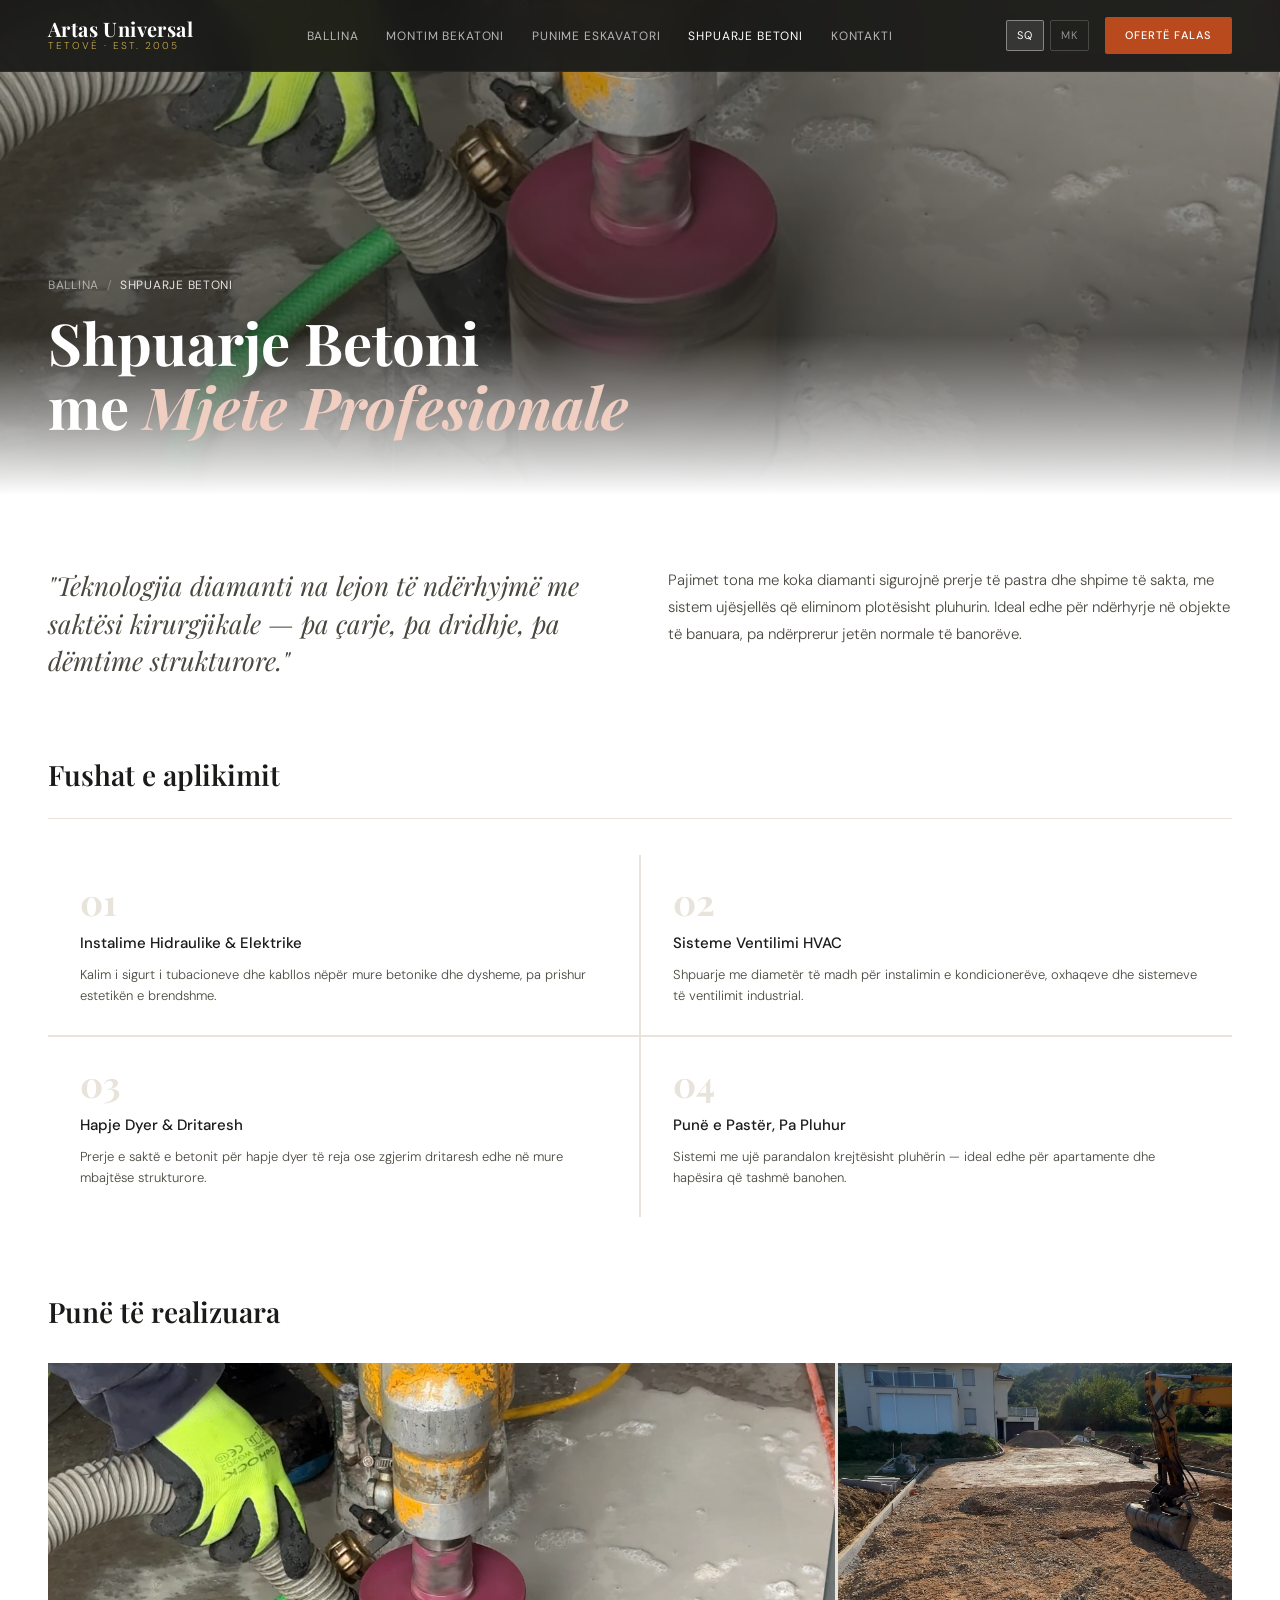
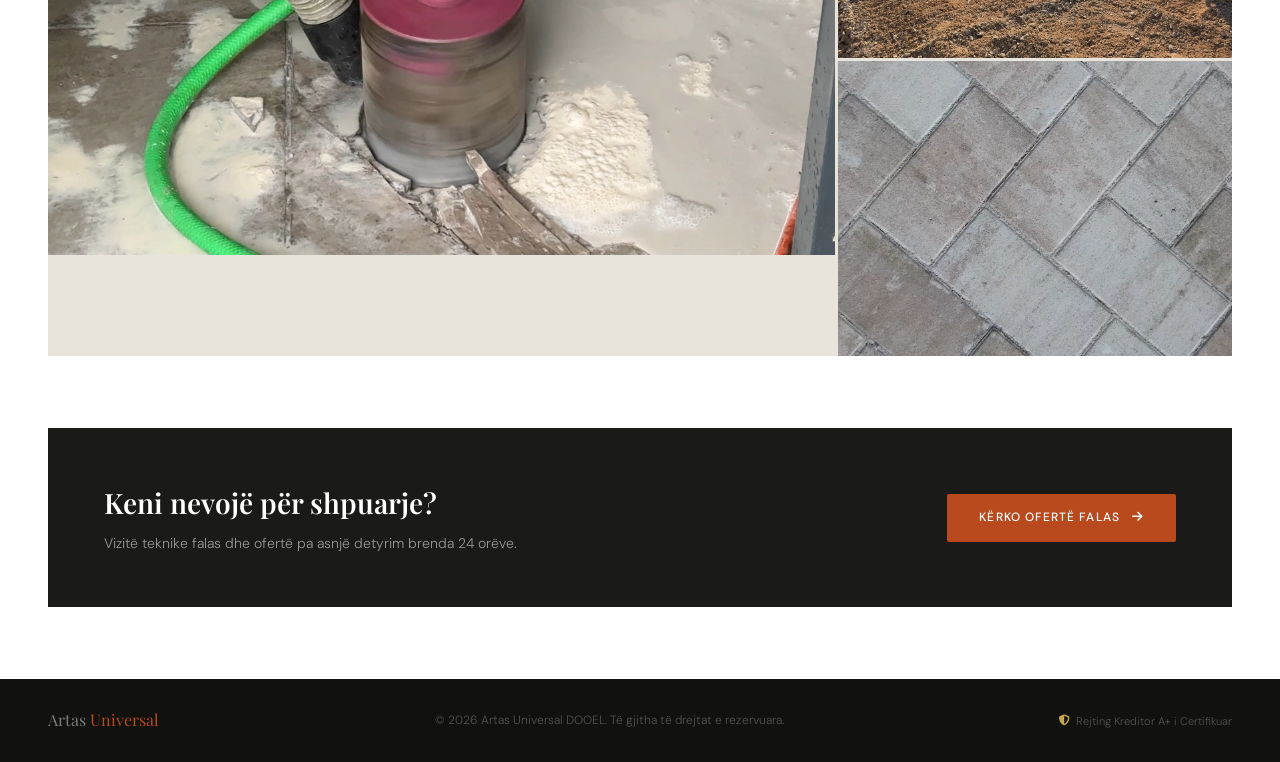
<file: sq/shpuarje.html>
<!DOCTYPE html>
<html lang="sq">
<head>
  <meta charset="UTF-8">
  <meta name="viewport" content="width=device-width, initial-scale=1.0">
  <title>Shpuarje Betoni — Artas Universal</title>
  <meta name="description" content="Shpuarje dhe prerje betoni me teknologji diamanti. Pa pluhur, pa dridhje. Artas Universal, Tetovë.">
  <link rel="stylesheet" href="../style.css">
  <link rel="stylesheet" href="https://cdnjs.cloudflare.com/ajax/libs/font-awesome/6.4.0/css/all.min.css">
</head>
<body> 

<nav>
  <div class="nav-inner">
    <a href="index.html" class="logo-wrap">
      <span class="logo-main">Artas Universal</span>
      <span class="logo-sub">Tetovë · Est. 2005</span>
    </a>
    <ul class="nav-links">
      <li><a href="index.html">Ballina</a></li>
      <li><a href="bekaton.html">Montim Bekatoni</a></li>
      <li><a href="eskavator.html">Punime Eskavatori</a></li>
      <li><a href="shpuarje.html" class="active">Shpuarje Betoni</a></li>
      <li><a href="index.html#kontakti">Kontakti</a></li>
    </ul>
    <div class="nav-right">
      <div class="lang-switch">
        <a href="shpuarje.html" class="lang-btn active">SQ</a>
        <a href="../mk/shpuarje.html" class="lang-btn">MK</a>
      </div>
      <a href="index.html#kontakti" class="nav-cta">Ofertë Falas</a>
    </div>
  </div>
</nav>

<!-- HERO -->
<section class="service-hero" style="background-image: url('../IMG_2616.webp'); padding-top: calc(var(--nav-h) + 60px);">
  <div class="service-hero-inner">
    <div class="breadcrumb">
      <a href="index.html">Ballina</a>
      <span>/</span>
      <a href="shpuarje.html" style="color:rgba(255,255,255,0.85);">Shpuarje Betoni</a>
    </div>
    <h1>Shpuarje Betoni<br>me <em>Mjete Profesionale</em></h1>
  </div>
</section>

<!-- CONTENT -->
<section class="service-content">
  <div class="service-content-inner">

    <div class="intro-grid">
      <p class="intro-lead">"Teknologjia diamanti na lejon të ndërhyjmë me saktësi kirurgjikale — pa çarje, pa dridhje, pa dëmtime strukturore."</p>
      <p class="intro-body">Pajimet tona me koka diamanti sigurojnë prerje të pastra dhe shpime të sakta, me sistem ujësjellës që eliminom plotësisht pluhurin. Ideal edhe për ndërhyrje në objekte të banuara, pa ndërprerur jetën normale të banorëve.</p>
    </div>

    <h3 class="process-title">Fushat e aplikimit</h3>
    <div class="process-steps">
      <div class="step">
        <div class="step-num">01</div>
        <h4>Instalime Hidraulike & Elektrike</h4>
        <p>Kalim i sigurt i tubacioneve dhe kabllos nëpër mure betonike dhe dysheme, pa prishur estetikën e brendshme.</p>
      </div>
      <div class="step">
        <div class="step-num">02</div>
        <h4>Sisteme Ventilimi HVAC</h4>
        <p>Shpuarje me diametër të madh për instalimin e kondicionerëve, oxhaqeve dhe sistemeve të ventilimit industrial.</p>
      </div>
      <div class="step">
        <div class="step-num">03</div>
        <h4>Hapje Dyer & Dritaresh</h4>
        <p>Prerje e saktë e betonit për hapje dyer të reja ose zgjerim dritaresh edhe në mure mbajtëse strukturore.</p>
      </div>
      <div class="step">
        <div class="step-num">04</div>
        <h4>Punë e Pastër, Pa Pluhur</h4>
        <p>Sistemi me ujë parandalon krejtësisht pluhërin — ideal edhe për apartamente dhe hapësira që tashmë banohen.</p>
      </div>
    </div>

    <h3 class="gallery-title">Punë të realizuara</h3>
    <div class="gallery-grid">
      <img class="main-img" src="../IMG_2616.webp" alt="Shpuarje betoni profesionale">
      <div class="side-imgs">
        <img src="../IMG_2612.webp" alt="Prerje betoni">
        <img src="../IMG_2617.webp" alt="Punë e pastër">
      </div>
    </div>

    <div class="cta-strip">
      <div>
        <h3>Keni nevojë për shpuarje?</h3>
        <p>Vizitë teknike falas dhe ofertë pa asnjë detyrim brenda 24 orëve.</p>
      </div>
      <a href="index.html#kontakti" class="btn-primary" style="white-space:nowrap;">Kërko Ofertë Falas <i class="fas fa-arrow-right" style="margin-left:8px;"></i></a>
    </div>

  </div>
</section>

<footer>
  <div class="footer-inner">
    <div class="footer-logo">Artas <span>Universal</span></div>
    <p>&copy; 2026 Artas Universal DOOEL. Të gjitha të drejtat e rezervuara.</p>
    <p class="footer-cert"><i class="fas fa-shield-alt"></i> Rejting Kreditor A+ i Certifikuar</p>
  </div>
</footer>

</body>
</html>
</file>
<file: style.css>
@import url('https://fonts.googleapis.com/css2?family=Playfair+Display:ital,wght@0,400;0,600;0,700;1,400;1,600&family=DM+Sans:ital,wght@0,300;0,400;0,500;1,300&display=swap');

:root {
  --ink: #1a1a18;
  --bone: #f5f2ec;
  --rust: #b84a1e;
  --rust-dark: #8c3614;
  --rust-light: #f0cfc2;
  --stone: #4a473f;
  --sand: #e8e4dc;
  --gold: #c8a84b;
  --white: #ffffff;
  --nav-h: 72px;
}

* { margin: 0; padding: 0; box-sizing: border-box; }
html { scroll-behavior: smooth; font-size: 16px; }
body { font-family: 'DM Sans', sans-serif; background: var(--bone); color: var(--ink); line-height: 1.65; }

/* ── NAV ── */
nav {
  position: fixed; top: 0; left: 0; right: 0; z-index: 100;
  height: var(--nav-h);
  display: flex; align-items: center;
  padding: 0 48px;
  background: rgba(26,26,24,0.94);
  backdrop-filter: blur(14px);
  border-bottom: 1px solid rgba(255,255,255,0.06);
}
.nav-inner { max-width: 1200px; width: 100%; margin: 0 auto; display: flex; justify-content: space-between; align-items: center; gap: 24px; }
.logo-wrap { display: flex; flex-direction: column; line-height: 1; text-decoration: none; flex-shrink: 0; }
.logo-main { font-family: 'Playfair Display', serif; font-size: 20px; font-weight: 700; color: #fff; letter-spacing: 0.02em; }
.logo-sub { font-size: 10px; letter-spacing: 0.2em; text-transform: uppercase; color: var(--gold); font-weight: 300; margin-top: 2px; }
.nav-links { display: flex; gap: 28px; list-style: none; flex-wrap: wrap; }
.nav-links a { color: rgba(255,255,255,0.68); text-decoration: none; font-size: 12px; letter-spacing: 0.07em; text-transform: uppercase; font-weight: 400; transition: color 0.2s; white-space: nowrap; }
.nav-links a:hover, .nav-links a.active { color: #fff; }
.nav-right { display: flex; align-items: center; gap: 16px; flex-shrink: 0; }
.lang-switch { display: flex; gap: 6px; }
.lang-btn { background: transparent; border: 1px solid rgba(255,255,255,0.18); color: rgba(255,255,255,0.5); padding: 5px 10px; font-size: 11px; letter-spacing: 0.08em; text-transform: uppercase; cursor: pointer; text-decoration: none; border-radius: 2px; font-family: 'DM Sans', sans-serif; transition: all 0.2s; }
.lang-btn:hover, .lang-btn.active { background: rgba(255,255,255,0.1); color: #fff; border-color: rgba(255,255,255,0.4); }
.nav-cta { background: var(--rust); color: #fff; padding: 9px 20px; border-radius: 2px; text-decoration: none; font-size: 11px; letter-spacing: 0.1em; text-transform: uppercase; font-weight: 500; transition: background 0.2s; white-space: nowrap; }
.nav-cta:hover { background: var(--rust-dark); }

/* ── HERO (Main Page) ── */
.hero {
  min-height: 100vh;
  background: linear-gradient(165deg, rgba(26,26,24,0.82) 0%, rgba(26,26,24,0.5) 100%), url('../IMG_2618.webp') center/cover no-repeat;
  display: flex; align-items: flex-end;
  padding: 0 48px 80px;
  position: relative;
}
.hero::before {
  content: ''; position: absolute; bottom: 0; left: 0; right: 0; height: 220px;
  background: linear-gradient(to top, var(--bone), transparent);
}
.hero-inner { max-width: 1200px; width: 100%; margin: 0 auto; position: relative; z-index: 1; }
.hero-badge { display: inline-flex; align-items: center; gap: 8px; background: rgba(200,168,75,0.15); border: 1px solid rgba(200,168,75,0.4); color: var(--gold); font-size: 11px; letter-spacing: 0.15em; text-transform: uppercase; padding: 6px 16px; border-radius: 2px; margin-bottom: 28px; font-weight: 500; }
.hero h1 { font-family: 'Playfair Display', serif; font-size: clamp(42px, 6vw, 78px); font-weight: 700; color: #fff; line-height: 1.08; max-width: 740px; margin-bottom: 24px; }
.hero h1 em { font-style: italic; color: var(--rust-light); }
.hero-desc { color: rgba(255,255,255,0.72); font-size: 17px; font-weight: 300; max-width: 560px; margin-bottom: 36px; line-height: 1.75; }
.hero-actions { display: flex; gap: 14px; flex-wrap: wrap; }

/* ── SERVICE HERO (Inner pages) ── */
.service-hero {
  height: 55vh; min-height: 400px;
  display: flex; align-items: flex-end;
  padding: 0 48px 56px;
  position: relative;
  background-size: cover; background-position: center;
}
.service-hero::before {
  content: ''; position: absolute; inset: 0;
  background: linear-gradient(to top, rgba(26,26,24,0.90) 0%, rgba(26,26,24,0.45) 60%, rgba(26,26,24,0.25) 100%);
}
.service-hero::after {
  content: ''; position: absolute; bottom: 0; left: 0; right: 0; height: 160px;
  background: linear-gradient(to top, var(--white), transparent);
}
.service-hero-inner { max-width: 1200px; width: 100%; margin: 0 auto; position: relative; z-index: 1; }
.breadcrumb { display: flex; align-items: center; gap: 8px; margin-bottom: 16px; }
.breadcrumb a { font-size: 12px; color: rgba(255,255,255,0.55); text-decoration: none; letter-spacing: 0.06em; text-transform: uppercase; transition: color 0.2s; }
.breadcrumb a:hover { color: rgba(255,255,255,0.85); }
.breadcrumb span { font-size: 12px; color: rgba(255,255,255,0.3); }
.service-hero h1 { font-family: 'Playfair Display', serif; font-size: clamp(32px, 5vw, 58px); font-weight: 700; color: #fff; line-height: 1.1; max-width: 680px; }
.service-hero h1 em { font-style: italic; color: var(--rust-light); }

/* ── BUTTONS ── */
.btn-primary { background: var(--rust); color: #fff; padding: 14px 32px; text-decoration: none; font-size: 12px; letter-spacing: 0.09em; text-transform: uppercase; font-weight: 500; border-radius: 2px; transition: all 0.2s; display: inline-block; border: none; cursor: pointer; font-family: 'DM Sans', sans-serif; }
.btn-primary:hover { background: var(--rust-dark); transform: translateY(-2px); }
.btn-ghost { background: transparent; color: #fff; padding: 14px 32px; text-decoration: none; font-size: 12px; letter-spacing: 0.09em; text-transform: uppercase; font-weight: 400; border-radius: 2px; border: 1px solid rgba(255,255,255,0.35); transition: all 0.2s; display: inline-block; }
.btn-ghost:hover { background: rgba(255,255,255,0.08); }
.btn-outline { background: transparent; color: var(--rust); padding: 12px 28px; text-decoration: none; font-size: 12px; letter-spacing: 0.09em; text-transform: uppercase; font-weight: 500; border-radius: 2px; border: 1px solid var(--rust); transition: all 0.2s; display: inline-block; }
.btn-outline:hover { background: var(--rust); color: #fff; }

/* ── TYPOGRAPHY HELPERS ── */
.overline { font-size: 11px; letter-spacing: 0.2em; text-transform: uppercase; color: var(--rust); font-weight: 500; margin-bottom: 12px; display: block; }
.section-title { font-family: 'Playfair Display', serif; font-size: clamp(28px, 4vw, 44px); font-weight: 600; color: var(--ink); line-height: 1.2; margin-bottom: 48px; }

/* ── SERVICES GRID (Main page) ── */
.services-section { max-width: 1200px; margin: 72px auto 0; padding: 0 48px; }
.services-grid { display: grid; grid-template-columns: repeat(3, 1fr); gap: 1px; background: var(--sand); border: 1px solid var(--sand); margin-bottom: 80px; }
.service-tile { background: var(--bone); padding: 40px 32px; text-decoration: none; color: inherit; display: block; transition: background 0.2s; }
.service-tile:hover { background: var(--white); }
.service-tile:hover .tile-arrow { transform: translate(3px,-3px); }
.tile-num { font-size: 11px; letter-spacing: 0.15em; color: var(--rust); font-weight: 500; margin-bottom: 28px; display: block; }
.tile-icon i { font-size: 26px; color: var(--stone); }
.tile-icon { margin-bottom: 20px; }
.service-tile h3 { font-family: 'Playfair Display', serif; font-size: 22px; font-weight: 600; margin-bottom: 10px; line-height: 1.2; }
.service-tile p { color: var(--stone); font-size: 14px; line-height: 1.65; font-weight: 300; margin-bottom: 24px; }
.tile-arrow { display: inline-block; font-size: 18px; color: var(--rust); transition: transform 0.22s; }

/* ── SERVICE DETAIL CONTENT (Inner pages) ── */
.service-content { background: var(--white); padding: 72px 48px; }
.service-content-inner { max-width: 1200px; margin: 0 auto; }
.intro-grid { display: grid; grid-template-columns: 1fr 1fr; gap: 56px; align-items: start; margin-bottom: 72px; }
.intro-lead { font-family: 'Playfair Display', serif; font-size: clamp(20px, 2.5vw, 26px); font-weight: 400; font-style: italic; color: var(--stone); line-height: 1.45; }
.intro-body { color: var(--stone); font-size: 15px; font-weight: 300; line-height: 1.8; }

.process-title { font-family: 'Playfair Display', serif; font-size: 28px; font-weight: 600; margin-bottom: 36px; padding-bottom: 20px; border-bottom: 1px solid var(--sand); }
.process-steps { display: grid; grid-template-columns: repeat(2, 1fr); gap: 2px; background: var(--sand); margin-bottom: 72px; }
.step { background: var(--white); padding: 28px 32px; }
.step-num { font-size: 36px; font-family: 'Playfair Display', serif; color: var(--sand); font-weight: 700; line-height: 1; margin-bottom: 12px; }
.step h4 { font-size: 15px; font-weight: 500; margin-bottom: 8px; }
.step p { font-size: 13px; color: var(--stone); font-weight: 300; line-height: 1.65; }

.gallery-title { font-family: 'Playfair Display', serif; font-size: 28px; font-weight: 600; margin-bottom: 28px; }
.gallery-grid { display: grid; grid-template-columns: 2fr 1fr; gap: 3px; background: var(--sand); margin-bottom: 72px; }
.gallery-grid img { width: 100%; object-fit: cover; display: block; background: var(--sand); }
.gallery-grid .main-img { aspect-ratio: 16/10; }
.gallery-grid .side-imgs { display: grid; grid-template-rows: 1fr 1fr; gap: 3px; }
.gallery-grid .side-imgs img { aspect-ratio: 4/3; height: 100%; }

.cta-strip { background: var(--ink); padding: 52px 56px; display: flex; align-items: center; justify-content: space-between; gap: 32px; flex-wrap: wrap; }
.cta-strip h3 { font-family: 'Playfair Display', serif; font-size: clamp(20px, 2.5vw, 28px); color: #fff; font-weight: 600; }
.cta-strip p { color: rgba(255,255,255,0.55); font-size: 14px; font-weight: 300; margin-top: 6px; }

/* ── ABOUT STRIP (Main page) ── */
.about-section { background: var(--bone); padding: 80px 48px; }
.about-inner { max-width: 1200px; margin: 0 auto; display: grid; grid-template-columns: 1fr 1fr; gap: 64px; align-items: center; }
.about-img-wrap { position: relative; }
.about-img-wrap img { width: 100%; aspect-ratio: 3/4; object-fit: cover; background: var(--sand); display: block; }
.about-badge { position: absolute; bottom: 24px; left: -24px; background: var(--ink); color: #fff; padding: 22px 26px; max-width: 230px; }
.about-badge .badge-label { font-size: 10px; letter-spacing: 0.15em; text-transform: uppercase; color: var(--gold); margin-bottom: 6px; font-weight: 500; }
.about-badge .badge-title { font-family: 'Playfair Display', serif; font-size: 18px; font-weight: 600; line-height: 1.2; }
.about-badge .badge-sub { font-size: 12px; color: rgba(255,255,255,0.6); margin-top: 4px; font-weight: 300; }
.about-text .overline { margin-bottom: 12px; }
.about-text h2 { font-family: 'Playfair Display', serif; font-size: clamp(24px, 3vw, 38px); font-weight: 600; margin-bottom: 20px; line-height: 1.2; }
.about-text > p { color: var(--stone); font-weight: 300; font-size: 15px; margin-bottom: 28px; line-height: 1.8; }
.cert-block { background: #fff; border-left: 3px solid var(--gold); padding: 20px 24px; margin-bottom: 32px; }
.cert-block h4 { font-size: 14px; font-weight: 500; margin-bottom: 6px; display: flex; align-items: center; gap: 8px; }
.cert-block h4 i { color: var(--gold); }
.cert-block p { font-size: 13px; color: var(--stone); font-weight: 300; line-height: 1.65; }

/* ── CONTACT ── */
.contact-section { background: var(--ink); padding: 80px 48px; }
.contact-inner { max-width: 1200px; margin: 0 auto; display: grid; grid-template-columns: 1fr 1fr; gap: 64px; }
.contact-left .overline { color: var(--rust-light); }
.contact-left h2 { font-family: 'Playfair Display', serif; font-size: clamp(24px, 3vw, 38px); font-weight: 600; color: #fff; margin-bottom: 18px; line-height: 1.2; }
.contact-left > p { color: rgba(255,255,255,0.58); font-weight: 300; font-size: 15px; margin-bottom: 40px; line-height: 1.75; }
.contact-items { display: flex; flex-direction: column; gap: 16px; margin-bottom: 36px; }
.ci { display: flex; align-items: center; gap: 16px; }
.ci-icon { width: 40px; height: 40px; border: 1px solid rgba(255,255,255,0.12); border-radius: 2px; display: flex; align-items: center; justify-content: center; flex-shrink: 0; }
.ci-icon i { color: var(--rust-light); font-size: 14px; }
.ci-text span { display: block; font-size: 10px; letter-spacing: 0.14em; text-transform: uppercase; color: rgba(255,255,255,0.38); margin-bottom: 2px; }
.ci-text strong { color: #fff; font-size: 14px; font-weight: 400; }
.social-row { display: flex; gap: 10px; }
.soc-btn { width: 40px; height: 40px; border: 1px solid rgba(255,255,255,0.14); border-radius: 2px; display: flex; align-items: center; justify-content: center; color: rgba(255,255,255,0.55); text-decoration: none; transition: all 0.2s; font-size: 15px; }
.soc-btn:hover { background: rgba(255,255,255,0.08); color: #fff; }
.contact-form-wrap { background: rgba(255,255,255,0.04); border: 1px solid rgba(255,255,255,0.08); padding: 36px; }
.form-row { display: grid; grid-template-columns: 1fr 1fr; gap: 12px; }
.form-group { display: flex; flex-direction: column; gap: 6px; margin-bottom: 14px; }
.form-group label { font-size: 10px; letter-spacing: 0.14em; text-transform: uppercase; color: rgba(255,255,255,0.38); }
.form-group input, .form-group textarea { background: rgba(255,255,255,0.06); border: 1px solid rgba(255,255,255,0.12); color: #fff; padding: 12px 14px; font-size: 14px; font-family: 'DM Sans', sans-serif; border-radius: 2px; width: 100%; outline: none; transition: border-color 0.2s; }
.form-group input::placeholder, .form-group textarea::placeholder { color: rgba(255,255,255,0.28); }
.form-group input:focus, .form-group textarea:focus { border-color: rgba(255,255,255,0.35); }
.form-group textarea { min-height: 110px; resize: vertical; }
.form-submit { width: 100%; background: var(--rust); color: #fff; padding: 14px; border: none; font-size: 12px; letter-spacing: 0.1em; text-transform: uppercase; font-weight: 500; cursor: pointer; font-family: 'DM Sans', sans-serif; border-radius: 2px; transition: background 0.2s; }
.form-submit:hover { background: var(--rust-dark); }

/* ── FOOTER ── */
footer { background: #111110; padding: 28px 48px; }
.footer-inner { max-width: 1200px; margin: 0 auto; display: flex; align-items: center; justify-content: space-between; flex-wrap: wrap; gap: 12px; }
.footer-logo { font-family: 'Playfair Display', serif; font-size: 16px; color: rgba(255,255,255,0.45); }
.footer-logo span { color: var(--rust); }
footer p { font-size: 12px; color: rgba(255,255,255,0.28); font-weight: 300; }
.footer-cert { font-size: 11px; color: rgba(255,255,255,0.28); display: flex; align-items: center; gap: 6px; }
.footer-cert i { color: var(--gold); }

/* ── RESPONSIVE ── */
@media (max-width: 960px) {
  nav { padding: 0 20px; }
  .nav-links { display: none; }
  .hero { padding: 0 20px 56px; }
  .services-section { padding: 0 20px; }
  .services-grid { grid-template-columns: 1fr; }
  .service-hero { padding: 0 20px 40px; height: auto; min-height: 340px; padding-top: calc(var(--nav-h) + 40px); }
  .service-content { padding: 48px 20px; }
  .intro-grid { grid-template-columns: 1fr; gap: 24px; }
  .process-steps { grid-template-columns: 1fr; }
  .gallery-grid { grid-template-columns: 1fr; }
  .gallery-grid .side-imgs { grid-template-rows: none; grid-template-columns: 1fr 1fr; }
  .gallery-grid .side-imgs img { aspect-ratio: 4/3; height: auto; }
  .cta-strip { padding: 36px 24px; flex-direction: column; align-items: flex-start; }
  .about-section { padding: 56px 20px; }
  .about-inner { grid-template-columns: 1fr; }
  .about-badge { left: 0; position: relative; bottom: auto; max-width: 100%; margin-top: 16px; }
  .contact-section { padding: 56px 20px; }
  .contact-inner { grid-template-columns: 1fr; }
  .form-row { grid-template-columns: 1fr; }
  footer { padding: 24px 20px; }
}
</file>
